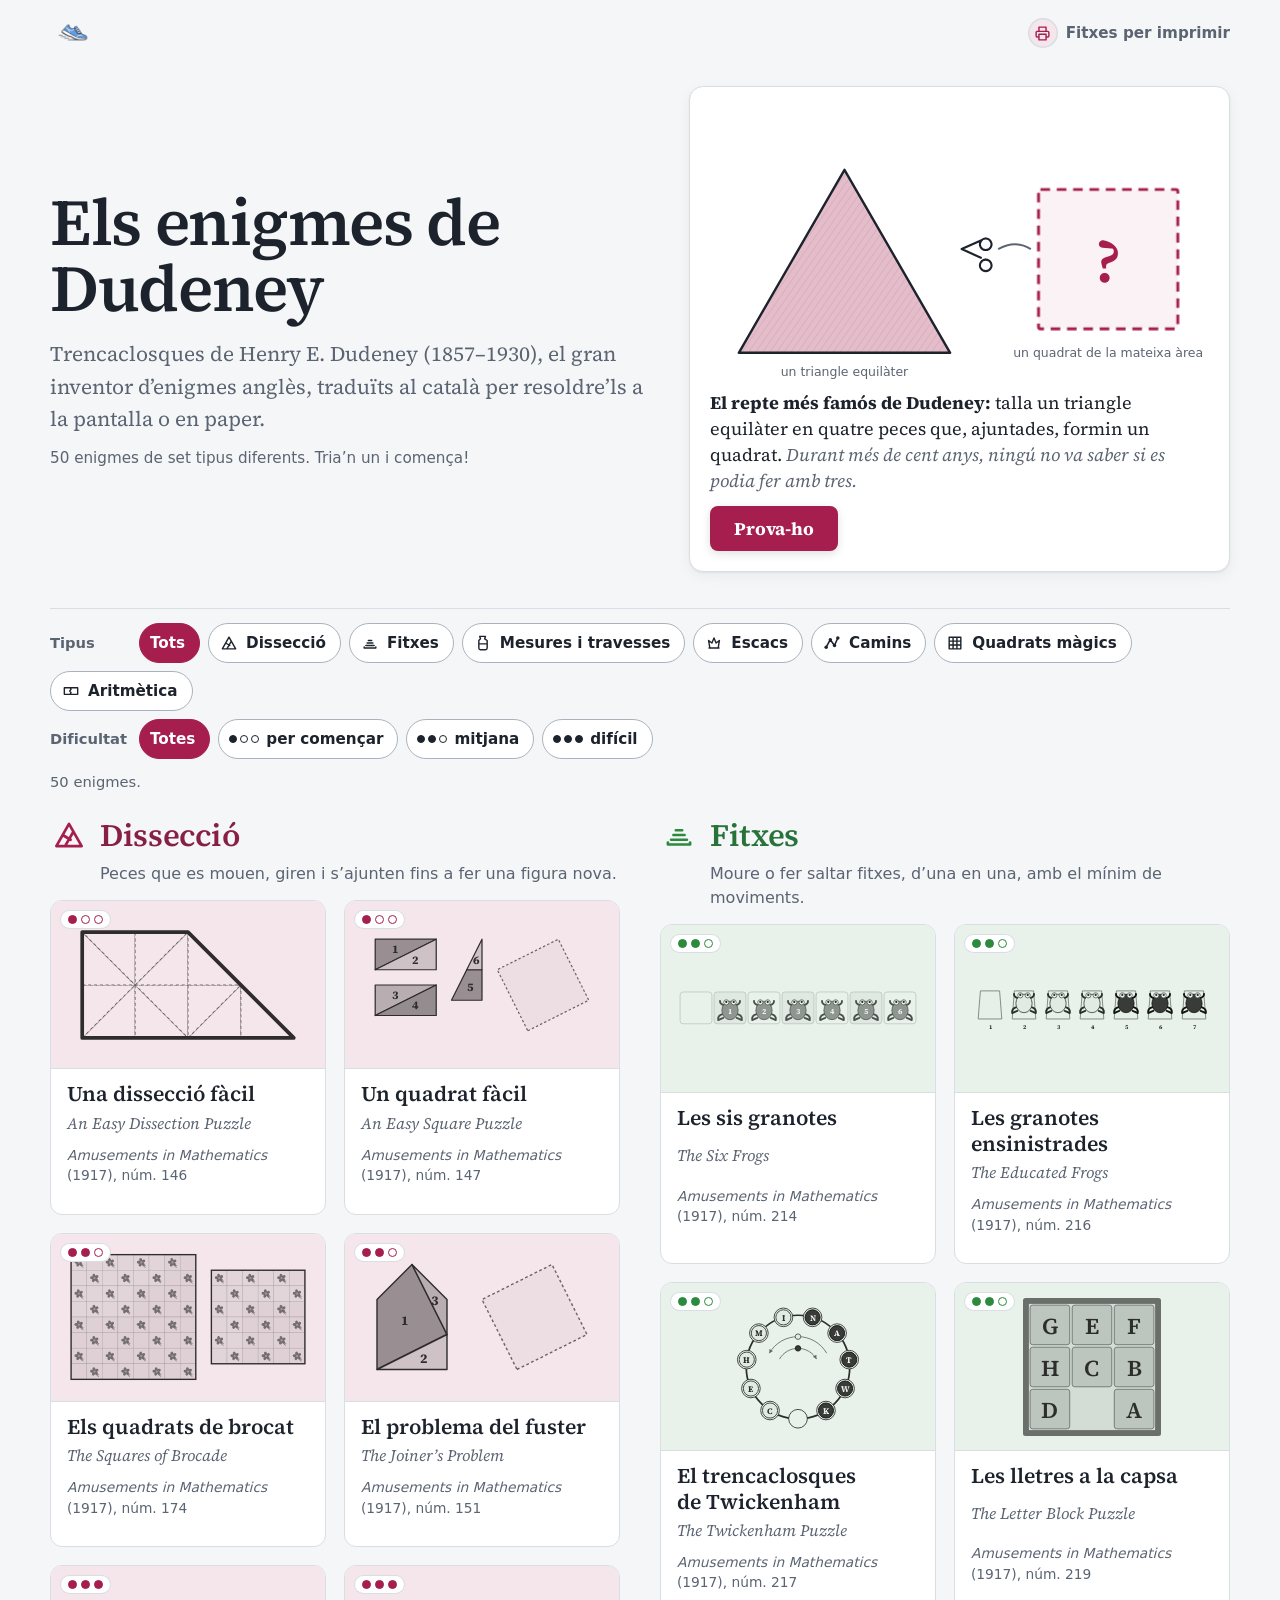
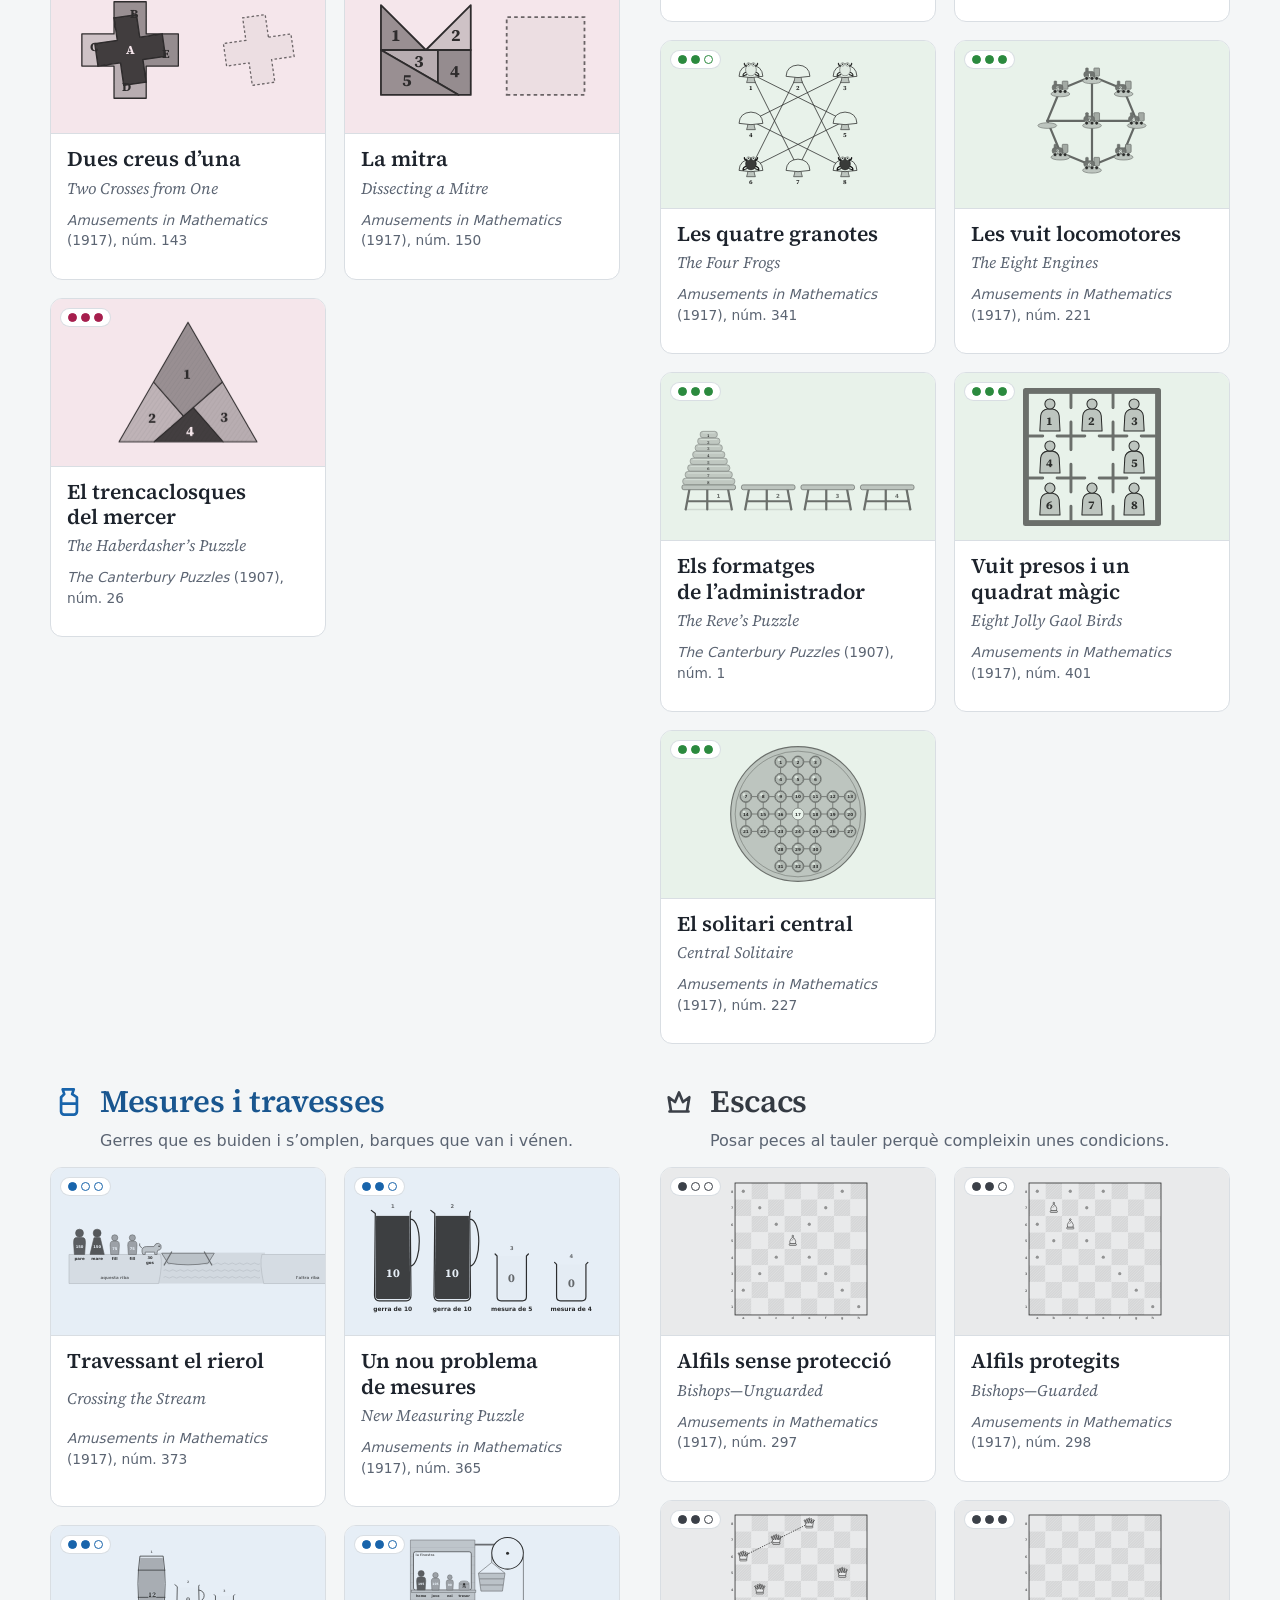
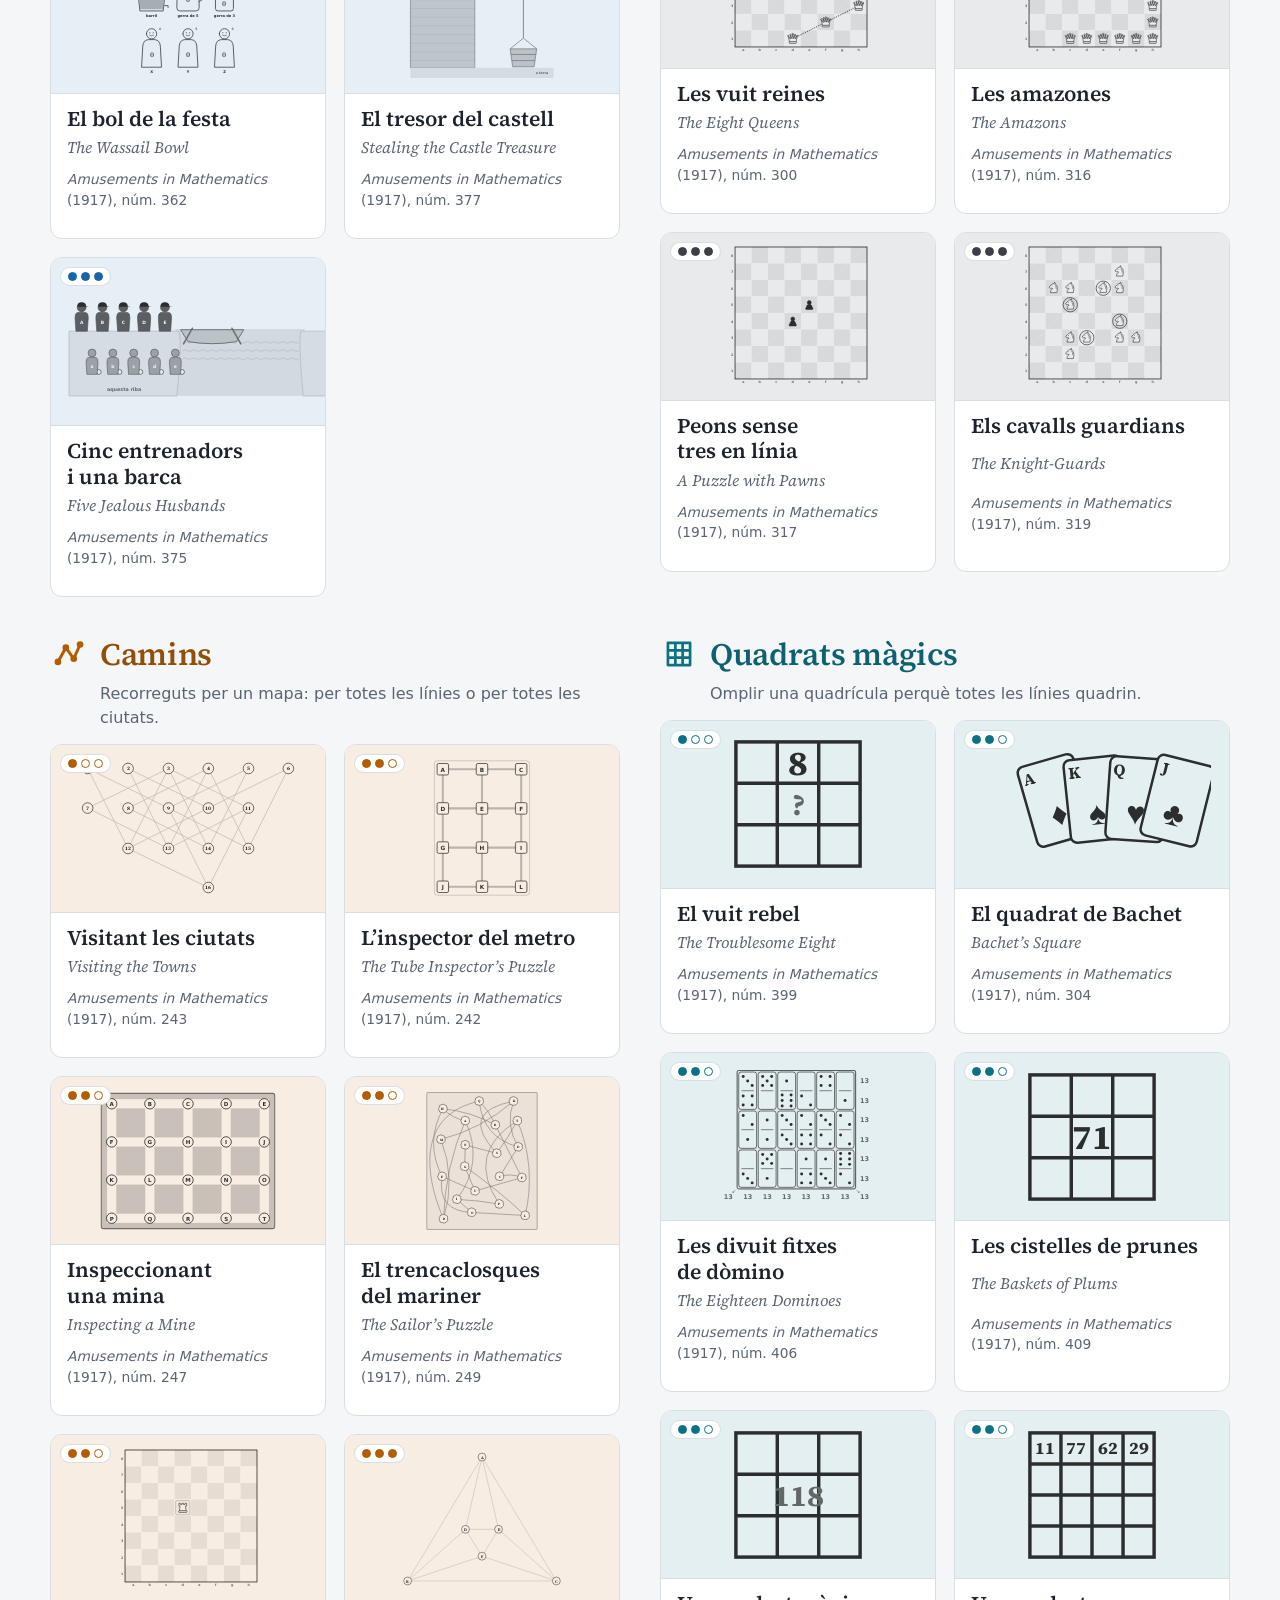
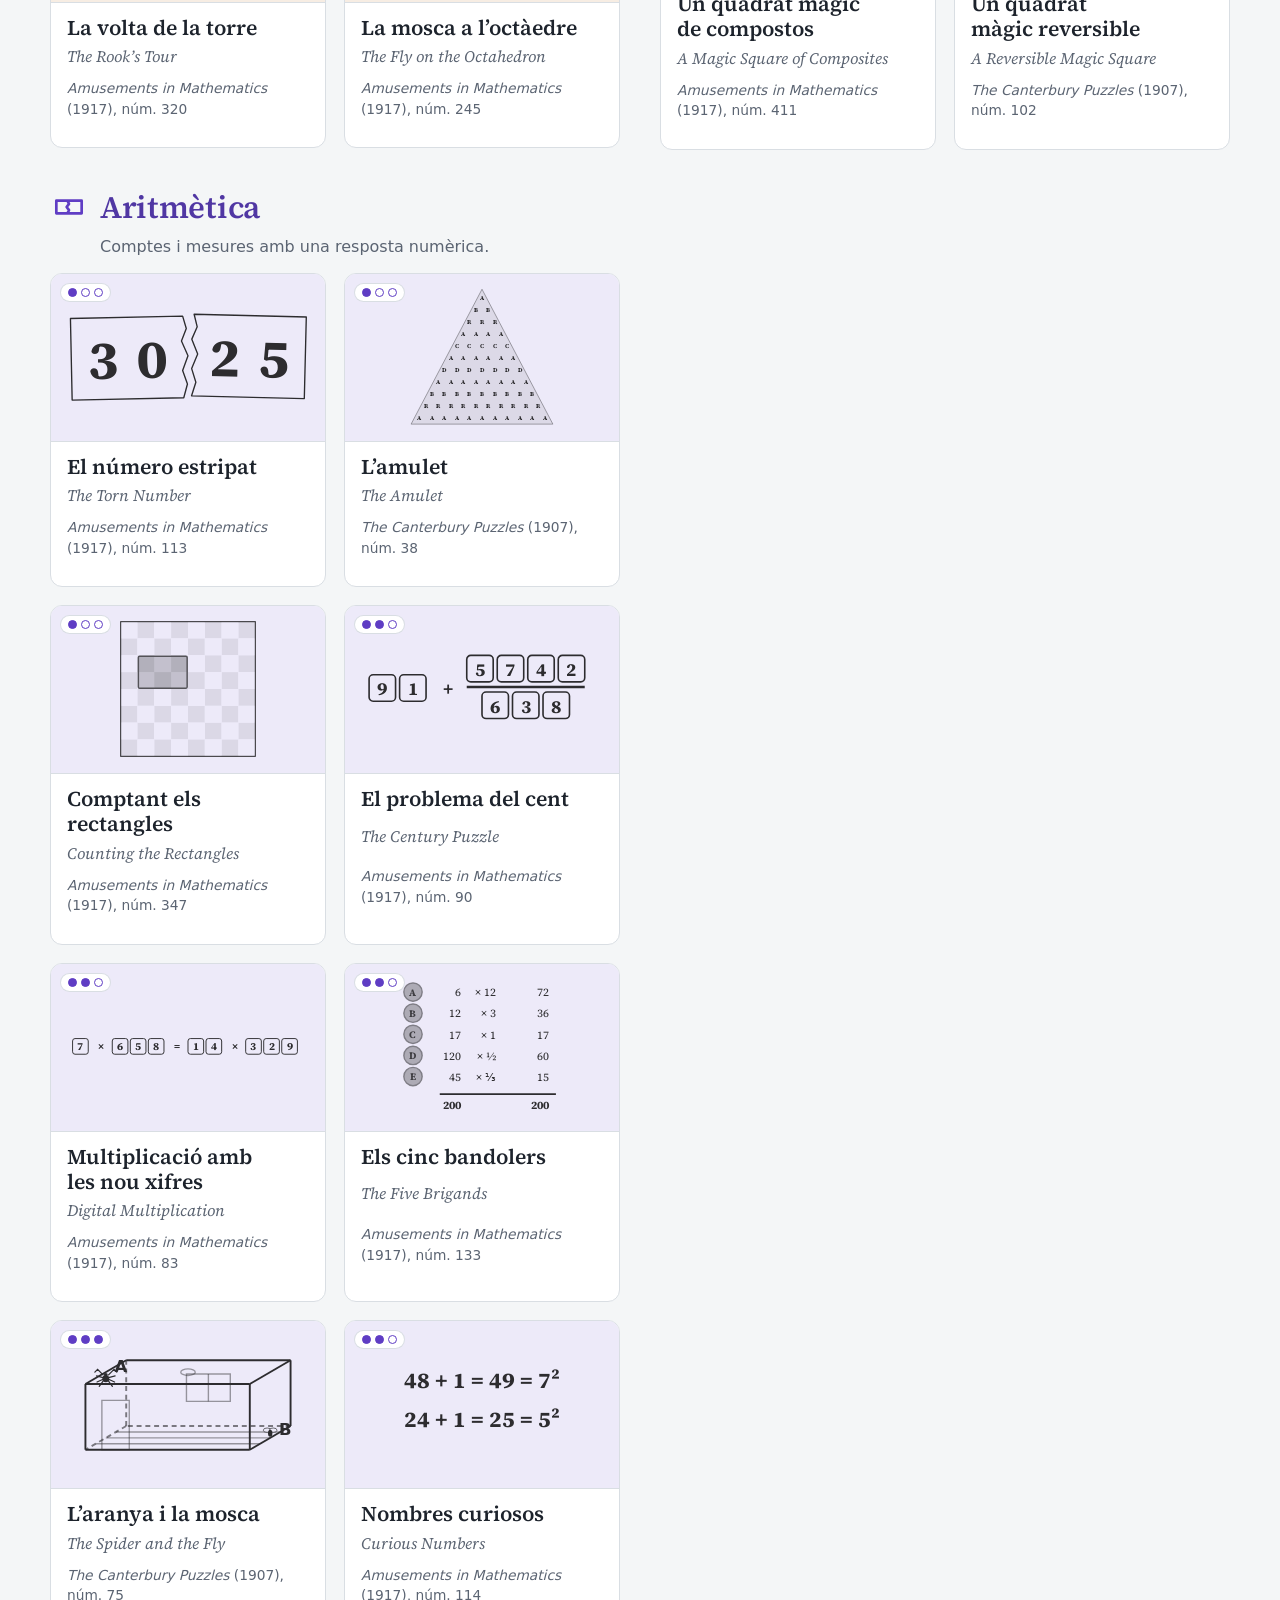
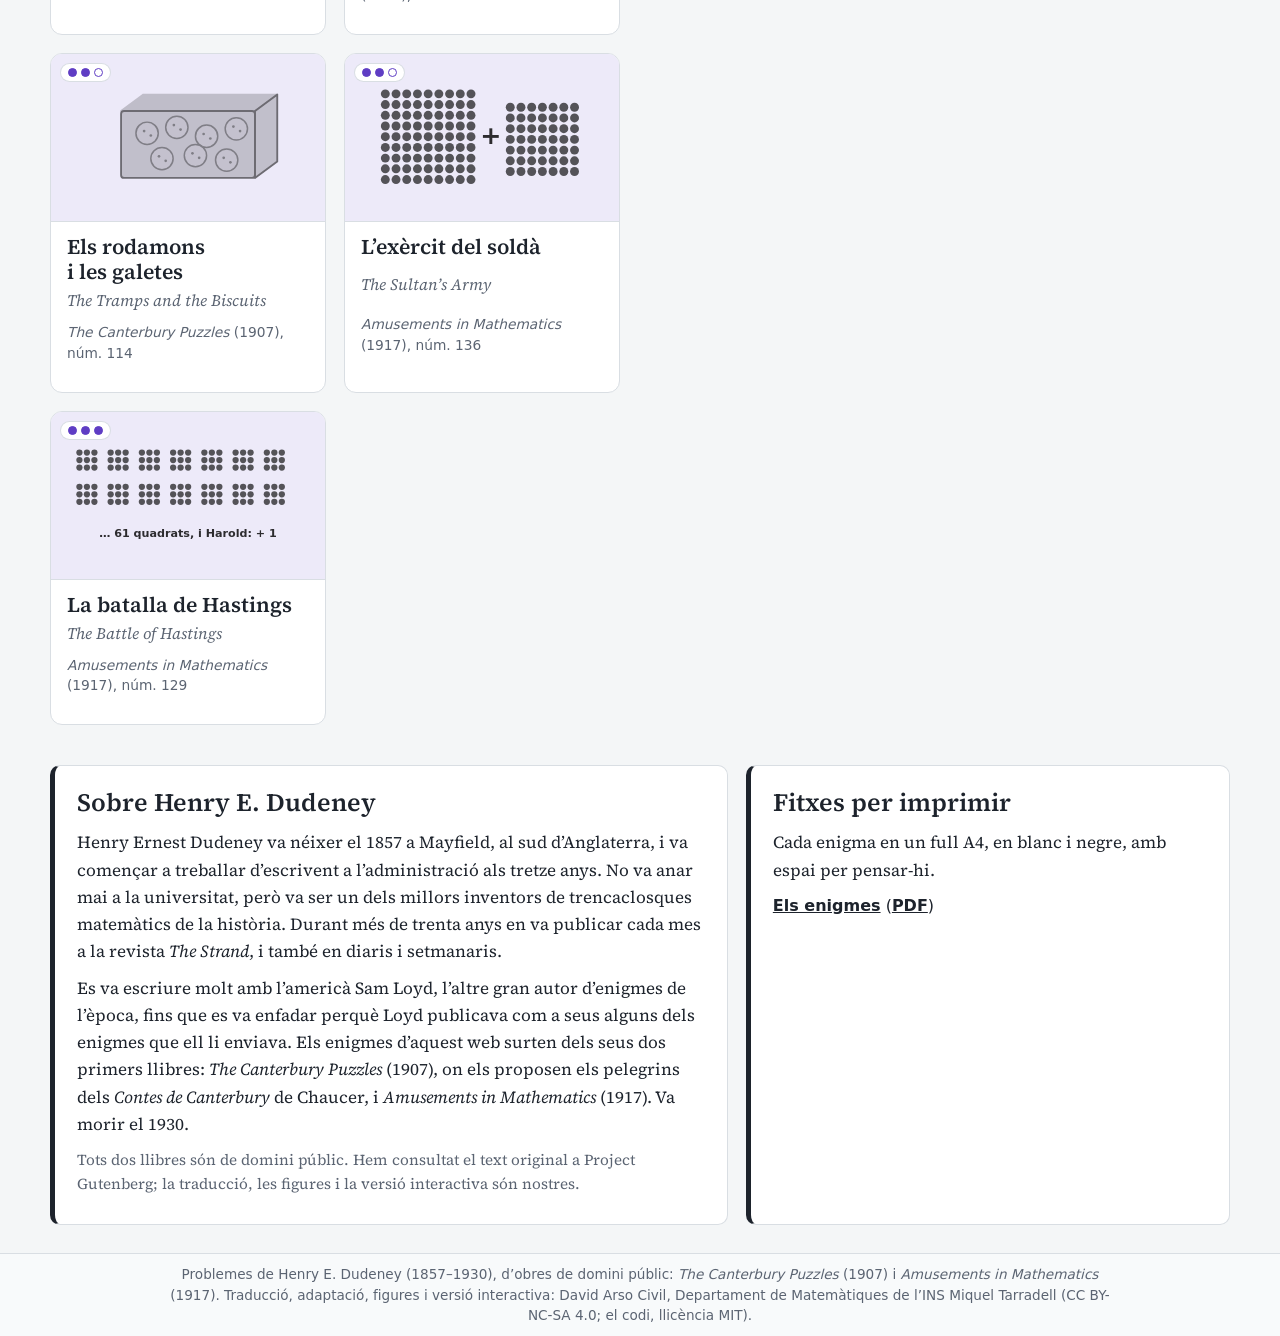
<file: index.html>
<!DOCTYPE html>
<html lang="ca">
<head>
    <meta charset="UTF-8">
    <meta name="viewport" content="width=device-width, initial-scale=1.0">
    <meta name="description" content="Els enigmes de Henry E. Dudeney (1857–1930), traduïts al català i fets interactius: dissecció, fitxes, mesures, escacs, camins, quadrats màgics i aritmètica. Per jugar a la pantalla o en paper.">
    <title>Els enigmes de Dudeney</title>
    <link rel="icon" href="icon.png">
    <link rel="stylesheet" href="css/fonts.css?v=4b616bd3">
    <link rel="stylesheet" href="css/tokens.css?v=8a20f823">
    <link rel="stylesheet" href="css/dudeney.css?v=ae9e88cb">
    <link rel="stylesheet" href="css/taulers.css?v=45d68f15">
</head>
<body class="pag-portada" data-tipus="disseccio">
    <header class="barra-portada">
        <a href="https://step-quiz.net/" class="home-icon-link" title="Tornar a step-quiz.net" aria-label="Tornar a step-quiz.net">
            <img src="icon.png" alt="Inici">
        </a>
        <a class="per-imprimir" href="imprimir/enigmes.html"><span class="icona-enllac" aria-hidden="true"><svg viewBox="0 0 24 24"><path d="M7 9V3h10v6M7 17H4.5A1.5 1.5 0 0 1 3 15.5v-5A1.5 1.5 0 0 1 4.5 9h15a1.5 1.5 0 0 1 1.5 1.5v5a1.5 1.5 0 0 1-1.5 1.5H17M7 13h10v8H7z" fill="none" stroke="currentColor" stroke-width="2" stroke-linejoin="round"/></svg></span>Fitxes per imprimir</a>
    </header>

    <main class="portada">
        <section class="presentacio" aria-labelledby="titol-portada">
            <div>
                <h1 id="titol-portada">Els enigmes de Dudeney</h1>
                <p class="entrada">Trencaclosques de Henry E. Dudeney (1857–1930), el gran inventor d’enigmes anglès, traduïts al català per resoldre’ls a la pantalla o en paper.</p>
                <p class="mostra" id="resum-progres">Enigmes de set tipus diferents.</p>
            </div>
            <figure class="repte">
                <svg viewBox="0 0 520 290" role="img" aria-labelledby="repte-text">
                    <defs>
                        <pattern id="teixit-portada" patternUnits="userSpaceOnUse" width="6" height="6" patternTransform="rotate(35)">
                            <line class="fil-portada" x1="0" y1="0" x2="0" y2="6"/>
                        </pattern>
                    </defs>
                    <polygon class="tela-portada" points="30,258 250,258 140,67.5"/>
                    <polygon class="teixit-portada" points="30,258 250,258 140,67.5" fill="url(#teixit-portada)"/>
                    <path class="tisores" d="M262 150 l20 -9 M262 150 l20 9 M287 139 a6 6 0 1 0 0.1 0 M287 161 a6 6 0 1 0 0.1 0"/>
                    <path class="fletxa-portada" d="M300 150 Q318 140 334 150"/>
                    <rect class="quadrat-portada" x="342" y="88" width="145" height="145" rx="2"/>
                    <text class="interrogant" x="414.5" y="162">?</text>
                    <text class="peu-dibuix" x="140" y="282">un triangle equilàter</text>
                    <text class="peu-dibuix" x="414.5" y="262">un quadrat de la mateixa àrea</text>
                </svg>
                <figcaption id="repte-text">
                    <strong>El repte més famós de Dudeney:</strong> talla un triangle equilàter en quatre peces que, ajuntades, formin un quadrat.
                    <em>Durant més de cent anys, ningú no va saber si es podia fer amb tres.</em>
                    <br><a class="btn-principal" href="enigma.html?p=mercer">Prova-ho</a>
                </figcaption>
            </figure>
        </section>

        <section class="filtres" aria-label="Filtres">
            <div class="filtre" id="filtre-tipus" role="group" aria-label="Tipus d’enigma"><span class="filtre-nom">Tipus</span></div>
            <div class="filtre" id="filtre-dificultat" role="group" aria-label="Dificultat"><span class="filtre-nom">Dificultat</span></div>
            <p class="resum-filtre" id="resum-filtre" aria-live="polite"></p>
        </section>

        <div class="capitols" id="capitols"></div>

        <div class="sobre">
            <section aria-labelledby="sobre-dudeney">
                <h2 id="sobre-dudeney">Sobre Henry E. Dudeney</h2>
                <p>Henry Ernest Dudeney va néixer el 1857 a Mayfield, al sud d’Anglaterra, i va començar a treballar d’escrivent a l’administració als tretze anys. No va anar mai a la universitat, però va ser un dels millors inventors de trencaclosques matemàtics de la història. Durant més de trenta anys en va publicar cada mes a la revista <cite>The Strand</cite>, i també en diaris i setmanaris.</p>
                <p>Es va escriure molt amb l’americà Sam Loyd, l’altre gran autor d’enigmes de l’època, fins que es va enfadar perquè Loyd publicava com a seus alguns dels enigmes que ell li enviava. Els enigmes d’aquest web surten dels seus dos primers llibres: <cite>The Canterbury Puzzles</cite> (1907), on els proposen els pelegrins dels <cite>Contes de Canterbury</cite> de Chaucer, i <cite>Amusements in Mathematics</cite> (1917). Va morir el 1930.</p>
                <p class="nota-font">Tots dos llibres són de domini públic. Hem consultat el text original a Project Gutenberg; la traducció, les figures i la versió interactiva són nostres.</p>
            </section>
            <section aria-labelledby="titol-fitxes">
                <h2 id="titol-fitxes">Fitxes per imprimir</h2>
                <p>Cada enigma en un full A4, en blanc i negre, amb espai per pensar-hi.</p>
                <ul class="fitxes">
                    <li><a href="imprimir/enigmes.html">Els enigmes</a> (<a href="imprimir/enigmes.pdf">PDF</a>)</li>
                    <li class="nomes-amb-solucions" hidden><a href="imprimir/solucions.html">Les solucions</a> (<a href="imprimir/solucions.pdf">PDF</a>)</li>
                </ul>
            </section>
        </div>
    </main>

    <footer class="peu-llicencia">
        <p>
            Problemes de Henry E. Dudeney (1857–1930), d’obres de domini públic: <cite>The Canterbury Puzzles</cite> (1907) i
            <cite>Amusements in Mathematics</cite> (1917). Traducció, adaptació, figures i versió interactiva: David Arso Civil,
            Departament de Matemàtiques de l’INS Miquel Tarradell (CC BY-NC-SA 4.0; el codi, llicència MIT).
        </p>
    </footer>

    <script src="js/comu/comu.js?v=760394a9" defer></script>
    <script src="js/comu/registre.js?v=2ab01f93" defer></script>
    <script src="js/comu/cerca.js?v=667de718" defer></script>
    <script src="js/comu/fraccio.js?v=8e60dce4" defer></script>
    <script src="js/disseccio/motor.js?v=282e4630" defer></script>
    <script src="js/fitxes/motor.js?v=bf7dff8a" defer></script>
    <script src="js/mesures/motor.js?v=1f2515d5" defer></script>
    <script src="js/escacs/motor.js?v=57233627" defer></script>
    <script src="js/camins/motor.js?v=0021907a" defer></script>
    <script src="js/quadrats/motor.js?v=d4fc9fdf" defer></script>
    <script src="js/aritmetica/motor.js?v=2faa8530" defer></script>
    <script src="js/disseccio/problemes.js?v=d6471912" defer></script>
    <script src="js/fitxes/problemes.js?v=47adfeb1" defer></script>
    <script src="js/mesures/problemes.js?v=23ee94a5" defer></script>
    <script src="js/escacs/problemes.js?v=ea96a8ed" defer></script>
    <script src="js/camins/problemes.js?v=45f3b3e1" defer></script>
    <script src="js/quadrats/problemes.js?v=3024698a" defer></script>
    <script src="js/aritmetica/problemes.js?v=21858737" defer></script>
    <script src="js/disseccio/tauler.js?v=a11196b2" defer></script>
    <script src="js/fitxes/tauler.js?v=e861cd72" defer></script>
    <script src="js/mesures/tauler.js?v=633dcafc" defer></script>
    <script src="js/escacs/tauler.js?v=184ef141" defer></script>
    <script src="js/camins/tauler.js?v=e78270bb" defer></script>
    <script src="js/quadrats/tauler.js?v=4cc888d7" defer></script>
    <script src="js/aritmetica/tauler.js?v=142b28a9" defer></script>
    <script src="js/portada.js?v=fa2af0fc" defer></script>
</body>
</html>
</file>
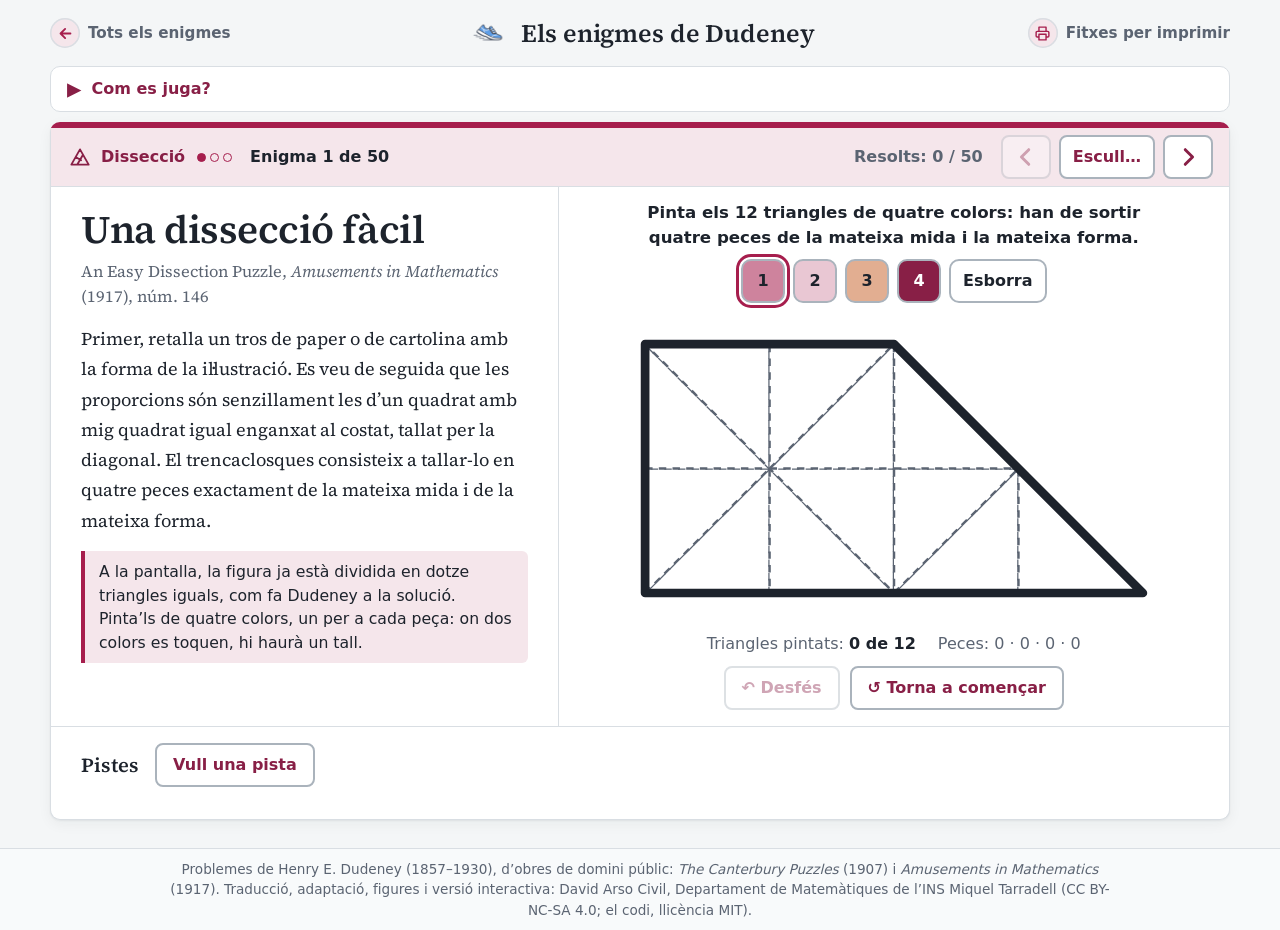
<file: enigma.html>
<!DOCTYPE html>
<html lang="ca">
<head>
    <meta charset="UTF-8">
    <meta name="viewport" content="width=device-width, initial-scale=1.0">
    <meta name="description" content="Un enigma de Henry E. Dudeney per resoldre a la pantalla: arrossega, toca o fes servir el teclat. Amb pistes, la solució de Dudeney i una nota del matemàtic.">
    <title>Els enigmes de Dudeney</title>
    <link rel="icon" href="icon.png">
    <link rel="stylesheet" href="css/fonts.css?v=4b616bd3">
    <link rel="stylesheet" href="css/tokens.css?v=8a20f823">
    <link rel="stylesheet" href="css/dudeney.css?v=ae9e88cb">
    <link rel="stylesheet" href="css/taulers.css?v=45d68f15">
</head>
<body class="pag-enigma">
    <header class="capcalera">
        <a class="tornar" href="index.html"><span class="icona-enllac" aria-hidden="true"><svg viewBox="0 0 24 24"><path d="M19 12H5.5M11.5 5.5L5 12l6.5 6.5" fill="none" stroke="currentColor" stroke-width="2.6" stroke-linecap="round" stroke-linejoin="round"/></svg></span>Tots els enigmes</a>
        <div class="title-row">
            <a href="https://step-quiz.net/" class="home-icon-link" title="Tornar a l'inici" aria-label="Tornar a l'inici">
                <img src="icon.png" alt="Inici">
            </a>
            <p class="nom-lloc"><a href="index.html">Els enigmes de Dudeney</a></p>
        </div>
        <a class="per-imprimir" href="imprimir/enigmes.html"><span class="icona-enllac" aria-hidden="true"><svg viewBox="0 0 24 24"><path d="M7 9V3h10v6M7 17H4.5A1.5 1.5 0 0 1 3 15.5v-5A1.5 1.5 0 0 1 4.5 9h15a1.5 1.5 0 0 1 1.5 1.5v5a1.5 1.5 0 0 1-1.5 1.5H17M7 13h10v8H7z" fill="none" stroke="currentColor" stroke-width="2" stroke-linejoin="round"/></svg></span>Fitxes per imprimir</a>
    </header>

    <!-- ══════════ COM ES JUGA (plegat) ══════════ -->
    <details class="instruccions" id="instruccions">
        <summary>Com es juga?</summary>
        <div class="instr-cos" id="com-es-juga"></div>
    </details>

    <!-- ══════════ ENIGMA ══════════ -->
    <main class="panel" id="panel">
        <div class="header-info">
            <div class="tipus-enigma"><span class="emblema" id="emblema"></span><span id="nom-tipus"></span><span class="dificultat" id="dificultat"></span></div>
            <div class="level-text"><span id="titol-problema">Enigma</span><span class="ja-resolt" id="ja-resolt" hidden>✓ resolt</span></div>
            <div class="score-text" id="comptador"></div>
            <nav class="nav-problemes" aria-label="Enigmes">
                <button type="button" class="btn-nav" id="btn-anterior" aria-label="Enigma anterior"><svg viewBox="0 0 24 24" aria-hidden="true"><path d="M15 4l-8 8 8 8" fill="none" stroke="currentColor" stroke-width="3.2" stroke-linecap="round" stroke-linejoin="round"/></svg></button>
                <button type="button" class="btn-nav" id="btn-tria">Escull…</button>
                <button type="button" class="btn-nav" id="btn-seguent" aria-label="Enigma següent"><svg viewBox="0 0 24 24" aria-hidden="true"><path d="M9 4l8 8-8 8" fill="none" stroke="currentColor" stroke-width="3.2" stroke-linecap="round" stroke-linejoin="round"/></svg></button>
            </nav>
        </div>

        <div class="enigma">
            <article class="enunciat">
                <h1 id="titol"></h1>
                <p class="original" id="original"></p>
                <div class="text" id="text-enunciat"></div>
            </article>

            <section class="joc" aria-label="Tauler de joc">
                <p class="regla" id="regla"></p>
                <div class="tauler-wrap" id="tauler-wrap"></div>
                <p class="estat-joc" id="estat-joc" aria-live="polite"></p>
                <div class="missatge" id="missatge" aria-live="polite"></div>
                <div class="accions">
                    <button type="button" class="btn-sec" id="btn-desfes">↶ Desfés</button>
                    <button type="button" class="btn-sec" id="btn-reinicia">↺ Torna a començar</button>
                </div>
            </section>
        </div>

        <div class="ajuda">
            <section class="pistes" aria-labelledby="titol-pistes">
                <div class="pistes-cap">
                    <h2 id="titol-pistes">Pistes</h2>
                    <button type="button" class="btn-sec" id="btn-pista">Vull una pista</button>
                </div>
                <ol id="llista-pistes"></ol>
            </section>
            <details class="desplegable solucio" id="solucio">
                <summary>La solució de Dudeney <span class="avis">(mira-la quan l’hagis resolt, o si et rendeixes)</span></summary>
                <div class="cos" id="text-solucio"></div>
            </details>
            <details class="desplegable nota" id="nota">
                <summary>Nota del matemàtic</summary>
                <div class="cos"><div class="text" id="text-nota"></div></div>
            </details>
        </div>
    </main>

    <footer class="peu-llicencia">
        <p>
            Problemes de Henry E. Dudeney (1857–1930), d’obres de domini públic: <cite>The Canterbury Puzzles</cite> (1907) i
            <cite>Amusements in Mathematics</cite> (1917). Traducció, adaptació, figures i versió interactiva: David Arso Civil,
            Departament de Matemàtiques de l’INS Miquel Tarradell (CC BY-NC-SA 4.0; el codi, llicència MIT).
        </p>
    </footer>

    <!-- ══════════ TRIA D'ENIGMA ══════════ -->
    <dialog class="dialeg-tria" id="dialeg-tria" aria-labelledby="tria-titol">
        <h2 id="tria-titol">Escull un enigma</h2>
        <p>Els que ja has resolt tenen un ✓.</p>
        <div class="tria-grups" id="tria-grups"></div>
        <div class="dialeg-peu">
            <button type="button" class="btn-text" id="btn-esborra-progres">Esborra els ✓</button>
            <button type="button" class="btn-sec" id="btn-tanca-tria">Tanca</button>
        </div>
    </dialog>

    <script src="js/comu/comu.js?v=760394a9" defer></script>
    <script src="js/comu/registre.js?v=2ab01f93" defer></script>
    <script src="js/comu/cerca.js?v=667de718" defer></script>
    <script src="js/comu/fraccio.js?v=8e60dce4" defer></script>
    <script src="js/disseccio/motor.js?v=282e4630" defer></script>
    <script src="js/fitxes/motor.js?v=bf7dff8a" defer></script>
    <script src="js/mesures/motor.js?v=1f2515d5" defer></script>
    <script src="js/escacs/motor.js?v=57233627" defer></script>
    <script src="js/camins/motor.js?v=0021907a" defer></script>
    <script src="js/quadrats/motor.js?v=d4fc9fdf" defer></script>
    <script src="js/aritmetica/motor.js?v=2faa8530" defer></script>
    <script src="js/disseccio/problemes.js?v=d6471912" defer></script>
    <script src="js/fitxes/problemes.js?v=47adfeb1" defer></script>
    <script src="js/mesures/problemes.js?v=23ee94a5" defer></script>
    <script src="js/escacs/problemes.js?v=ea96a8ed" defer></script>
    <script src="js/camins/problemes.js?v=45f3b3e1" defer></script>
    <script src="js/quadrats/problemes.js?v=3024698a" defer></script>
    <script src="js/aritmetica/problemes.js?v=21858737" defer></script>
    <script src="js/disseccio/tauler.js?v=a11196b2" defer></script>
    <script src="js/fitxes/tauler.js?v=e861cd72" defer></script>
    <script src="js/mesures/tauler.js?v=633dcafc" defer></script>
    <script src="js/escacs/tauler.js?v=184ef141" defer></script>
    <script src="js/camins/tauler.js?v=e78270bb" defer></script>
    <script src="js/quadrats/tauler.js?v=4cc888d7" defer></script>
    <script src="js/aritmetica/tauler.js?v=142b28a9" defer></script>
    <script src="js/enigma.js?v=bf55617f" defer></script>
</body>
</html>
</file>
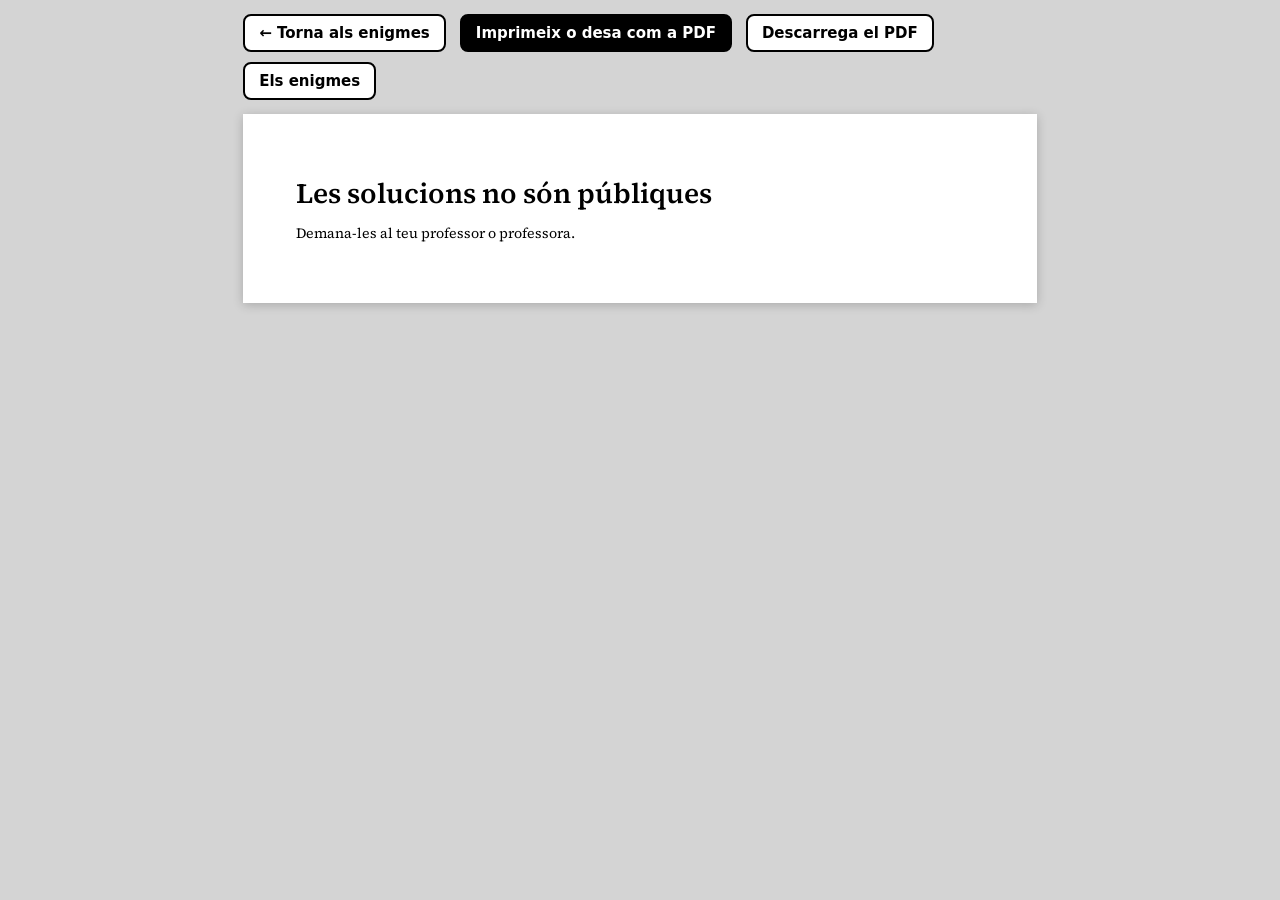
<file: imprimir/solucions.html>
<!DOCTYPE html>
<html lang="ca">
<head>
    <meta charset="UTF-8">
    <meta name="viewport" content="width=device-width, initial-scale=1.0">
    <title>Els enigmes de Dudeney: solucions per imprimir</title>
    <link rel="icon" href="../icon.png">
    <link rel="stylesheet" href="../css/fonts.css?v=4b616bd3">
    <link rel="stylesheet" href="../css/tokens.css?v=8a20f823">
    <link rel="stylesheet" href="../css/taulers.css?v=45d68f15">
    <link rel="stylesheet" href="../css/imprimir.css?v=0b09fe07">
</head>
<body data-full="solucions">
    <nav class="barra">
        <a href="../index.html">← Torna als enigmes</a>
        <button type="button" data-imprimeix>Imprimeix o desa com a PDF</button>
        <a href="solucions.pdf">Descarrega el PDF</a>
        <a href="enigmes.html">Els enigmes</a>
    </nav>
    <script src="../js/comu/comu.js?v=760394a9" defer></script>
    <script src="../js/comu/registre.js?v=2ab01f93" defer></script>
    <script src="../js/comu/cerca.js?v=667de718" defer></script>
    <script src="../js/comu/fraccio.js?v=8e60dce4" defer></script>
    <script src="../js/disseccio/motor.js?v=282e4630" defer></script>
    <script src="../js/fitxes/motor.js?v=bf7dff8a" defer></script>
    <script src="../js/mesures/motor.js?v=1f2515d5" defer></script>
    <script src="../js/escacs/motor.js?v=57233627" defer></script>
    <script src="../js/camins/motor.js?v=0021907a" defer></script>
    <script src="../js/quadrats/motor.js?v=d4fc9fdf" defer></script>
    <script src="../js/aritmetica/motor.js?v=2faa8530" defer></script>
    <script src="../js/disseccio/problemes.js?v=d6471912" defer></script>
    <script src="../js/fitxes/problemes.js?v=47adfeb1" defer></script>
    <script src="../js/mesures/problemes.js?v=23ee94a5" defer></script>
    <script src="../js/escacs/problemes.js?v=ea96a8ed" defer></script>
    <script src="../js/camins/problemes.js?v=45f3b3e1" defer></script>
    <script src="../js/quadrats/problemes.js?v=3024698a" defer></script>
    <script src="../js/aritmetica/problemes.js?v=21858737" defer></script>
    <script src="../js/disseccio/tauler.js?v=a11196b2" defer></script>
    <script src="../js/fitxes/tauler.js?v=e861cd72" defer></script>
    <script src="../js/mesures/tauler.js?v=633dcafc" defer></script>
    <script src="../js/escacs/tauler.js?v=184ef141" defer></script>
    <script src="../js/camins/tauler.js?v=e78270bb" defer></script>
    <script src="../js/quadrats/tauler.js?v=4cc888d7" defer></script>
    <script src="../js/aritmetica/tauler.js?v=142b28a9" defer></script>
    <script src="../js/imprimir.js?v=6f1ebcc7" defer></script>
</body>
</html>
</file>
<file: css/fonts.css>
/*
============================================================================
PROJECTE: dudeney (Step Quiz, vanilla JS)
FITXER: css/fonts.css
ROL: La lletra dels títols, dels enunciats i dels nombres dels taulers:
     Source Serif 4 (Adobe, llicència SIL OFL 1.1: fonts/LICENSE-SourceSerif4.md).
     Fitxers locals: el web no demana res a cap altre servidor.
ARQUITECTURA: Una variable (pesos 400–700) per a la rodona i la cursiva 400,
     partides en llatí bàsic i llatí ampliat (unicode-range).
DEPENDÈNCIES: fonts/*.woff2
============================================================================
*/
@font-face {
    font-family: 'Source Serif 4';
    font-style: normal;
    font-weight: 400 700;
    font-display: swap;
    src: url('../fonts/source-serif-4-latin.woff2') format('woff2');
    unicode-range:
        U+0000-00FF, U+0131, U+0152-0153, U+02BB-02BC, U+02C6, U+02DA, U+02DC, U+0304, U+0308, U+0329, U+2000-206F,
        U+20AC, U+2122, U+2191, U+2193, U+2212, U+2215, U+FEFF, U+FFFD;
}
@font-face {
    font-family: 'Source Serif 4';
    font-style: normal;
    font-weight: 400 700;
    font-display: swap;
    src: url('../fonts/source-serif-4-latin-ext.woff2') format('woff2');
    unicode-range:
        U+0100-02BA, U+02BD-02C5, U+02C7-02CC, U+02CE-02D7, U+02DD-02FF, U+0304, U+0308, U+0329, U+1D00-1DBF,
        U+1E00-1E9F, U+1EF2-1EFF, U+2020, U+20A0-20AB, U+20AD-20C0, U+2113, U+2C60-2C7F, U+A720-A7FF;
}
@font-face {
    font-family: 'Source Serif 4';
    font-style: italic;
    font-weight: 400;
    font-display: swap;
    src: url('../fonts/source-serif-4-latin-italic.woff2') format('woff2');
    unicode-range:
        U+0000-00FF, U+0131, U+0152-0153, U+02BB-02BC, U+02C6, U+02DA, U+02DC, U+0304, U+0308, U+0329, U+2000-206F,
        U+20AC, U+2122, U+2191, U+2193, U+2212, U+2215, U+FEFF, U+FFFD;
}
@font-face {
    font-family: 'Source Serif 4';
    font-style: italic;
    font-weight: 400;
    font-display: swap;
    src: url('../fonts/source-serif-4-latin-ext-italic.woff2') format('woff2');
    unicode-range:
        U+0100-02BA, U+02BD-02C5, U+02C7-02CC, U+02CE-02D7, U+02DD-02FF, U+0304, U+0308, U+0329, U+1D00-1DBF,
        U+1E00-1E9F, U+1EF2-1EFF, U+2020, U+20A0-20AB, U+20AD-20C0, U+2113, U+2C60-2C7F, U+A720-A7FF;
}
</file>
<file: css/tokens.css>
/*
============================================================================
PROJECTE: dudeney (Step Quiz, vanilla JS)
FITXER: css/tokens.css
ROL: Els colors, les lletres i les mides de tot el web, en mode clar i fosc.
     Cada tipus d'enigma té un color propi (--c-<tipus>); la pàgina posa el del
     seu enigma a --tema amb l'atribut data-tipus (del <body> o d'una placa).
     El color no és mai l'única pista: el que és correcte o incorrecte també es
     diu amb text, amb ✓ / ✗ o amb un traç diferent.
DEPENDÈNCIES: cap. Es carrega abans de css/dudeney.css i css/taulers.css.
============================================================================
*/
:root {
    color-scheme: light dark;

    /* Tinta i paper */
    --tinta: #1d232c;
    --tinta-suau: #5b6472;
    --paper: #f4f6f7;
    --panell: #ffffff;
    --panell-2: #f8fafb;
    --linia: #d9dee3;
    --linia-forta: #aab3bc;

    /* Estats */
    --ok: #1f7a4a;
    --ok-fons: #e5f4eb;
    --ok-vora: #a9d8bc;
    --error: #b42318;
    --error-fons: #fdeceb;
    --error-vora: #f3b8b2;
    --info: #2a4a6b;
    --info-fons: #edf2f7;
    --info-vora: #c5d3e2;

    /* Un color per a cada tipus d'enigma */
    --c-disseccio: #a61e4d;
    --c-fitxes: #2b8a3e;
    --c-mesures: #1864ab;
    --c-escacs: #3b4048;
    --c-camins: #b35c00;
    --c-quadrats: #0b7285;
    --c-aritmetica: #5f3dc4;

    /* El color de l'enigma de la pàgina (el canvia data-tipus) */
    --tema: #3b4048;

    /* Lletres */
    --serif: 'Source Serif 4', 'Iowan Old Style', 'Palatino Linotype', Palatino, Georgia, serif;
    --sans: system-ui, -apple-system, 'Segoe UI', Roboto, Ubuntu, 'Helvetica Neue', Arial, sans-serif;

    /* Escala (1,25) */
    --t-0: 0.8rem;
    --t-1: 1rem;
    --t-2: 1.25rem;
    --t-3: 1.563rem;
    --t-4: 1.953rem;
    --t-5: 2.441rem;
    --t-6: 3.052rem;

    --radi: 10px;
    --radi-petit: 6px;
    --ombra: 0 1px 2px rgba(29, 35, 44, 0.06), 0 4px 14px rgba(29, 35, 44, 0.05);
    --ombra-aixecada: 0 6px 18px rgba(29, 35, 44, 0.22);
}

[data-tipus='disseccio'] {
    --tema: var(--c-disseccio);
}
[data-tipus='fitxes'] {
    --tema: var(--c-fitxes);
}
[data-tipus='mesures'] {
    --tema: var(--c-mesures);
}
[data-tipus='escacs'] {
    --tema: var(--c-escacs);
}
[data-tipus='camins'] {
    --tema: var(--c-camins);
}
[data-tipus='quadrats'] {
    --tema: var(--c-quadrats);
}
[data-tipus='aritmetica'] {
    --tema: var(--c-aritmetica);
}

/* Tints del color del tema, barrejats amb el color del panell (així també van bé en mode fosc).
   Es tornen a calcular a cada element que canvia el tema (les plaques de la portada en porten un). */
:root,
[data-tipus] {
    --tema-clar: color-mix(in srgb, var(--tema) 11%, var(--panell));
    --tema-mig: color-mix(in srgb, var(--tema) 32%, var(--panell));
    --tema-fort: color-mix(in srgb, var(--tema) 78%, var(--tinta));
}

@media (prefers-color-scheme: dark) {
    :root {
        --tinta: #e6e9ed;
        --tinta-suau: #a3acb7;
        --paper: #12161b;
        --panell: #1b2128;
        --panell-2: #20272f;
        --linia: #313a44;
        --linia-forta: #4b5663;

        --ok: #7fd3a2;
        --ok-fons: #15301f;
        --ok-vora: #2a5a3c;
        --error: #ff9b8f;
        --error-fons: #3a1714;
        --error-vora: #6b2a24;
        --info: #b8cde3;
        --info-fons: #1c2836;
        --info-vora: #34485e;

        --c-disseccio: #f0739b;
        --c-fitxes: #69c97f;
        --c-mesures: #74b0ec;
        --c-escacs: #b8c0ca;
        --c-camins: #f0a04b;
        --c-quadrats: #4fc3d4;
        --c-aritmetica: #a991f5;

        --ombra: 0 1px 2px rgba(0, 0, 0, 0.4), 0 4px 14px rgba(0, 0, 0, 0.3);
        --ombra-aixecada: 0 8px 22px rgba(0, 0, 0, 0.55);
    }
    :root,
    [data-tipus] {
        --tema-fort: color-mix(in srgb, var(--tema) 85%, var(--tinta));
    }
}
</file>
<file: css/dudeney.css>
/*
============================================================================
PROJECTE: dudeney (Step Quiz, vanilla JS)
FITXER: css/dudeney.css
ROL: L'aspecte comú de totes les pàgines: capçalera, «Com es juga?», el
     panell de l'enigma (enunciat a l'esquerra i tauler a la dreta en pantalles
     amples), missatges, botons, pistes, solució, nota, diàleg «Escull…», peu,
     i la portada (presentació, filtres, capítols i plaques).
ARQUITECTURA: Només fa servir les variables de css/tokens.css. Els taulers de
     cada tipus d'enigma tenen els seus estils a css/taulers.css.
     Família visual de step-quiz (operacions, inaba): capçalera compacta amb la
     sabatilla, panell amb la vora de dalt del color del tema, «Escull…».
DEPENDÈNCIES: css/fonts.css, css/tokens.css
============================================================================
*/
* {
    box-sizing: border-box;
}
html {
    -webkit-text-size-adjust: 100%;
    text-size-adjust: 100%;
}
body {
    margin: 0;
    padding: 0 16px 0 16px;
    font-family: var(--sans);
    font-size: 1rem;
    line-height: 1.5;
    color: var(--tinta);
    background: var(--paper);
    min-height: 100vh;
    min-height: 100dvh;
    display: flex;
    flex-direction: column;
}
button,
a,
[role='button'],
[tabindex] {
    touch-action: manipulation;
}
a {
    color: inherit;
}
:focus-visible {
    outline: 3px solid var(--tema);
    outline-offset: 2px;
    border-radius: 3px;
}
[hidden] {
    display: none !important;
}
.visualment-amagat {
    position: absolute !important;
    width: 1px;
    height: 1px;
    overflow: hidden;
    clip: rect(0 0 0 0);
    white-space: nowrap;
}

/* ══════════════════════════════════════════════
   CAPÇALERA (compacta, com a inaba: tornar · sabatilla + nom · per imprimir)
══════════════════════════════════════════════ */
.capcalera {
    width: 100%;
    max-width: 1180px;
    margin: 0 auto;
    padding: 10px 0 6px 0;
    display: grid;
    grid-template-columns: 1fr auto 1fr;
    grid-template-areas: 'tornar titol imprimir';
    align-items: center;
    gap: 4px 12px;
}
.capcalera .tornar {
    grid-area: tornar;
    justify-self: start;
}
.capcalera .title-row {
    grid-area: titol;
}
.capcalera .per-imprimir {
    grid-area: imprimir;
    justify-self: end;
}
@media (max-width: 760px) {
    .capcalera {
        grid-template-columns: 1fr auto;
        grid-template-areas:
            'tornar imprimir'
            'titol titol';
    }
}
.tornar,
.per-imprimir {
    display: inline-flex;
    align-items: center;
    gap: 8px;
    color: var(--tinta-suau);
    text-decoration: none;
    font-weight: 600;
    font-size: 0.95rem;
}
.tornar:hover,
.per-imprimir:hover {
    color: var(--tema-fort);
    text-decoration: underline;
}
.icona-enllac {
    flex-shrink: 0;
    width: 30px;
    height: 30px;
    display: inline-flex;
    align-items: center;
    justify-content: center;
    border-radius: 50%;
    background: var(--tema-clar);
    color: var(--tema);
    box-shadow: inset 0 0 0 1.5px var(--linia);
    transition:
        transform 0.2s ease,
        background 0.2s,
        color 0.2s;
}
.icona-enllac svg {
    width: 17px;
    height: 17px;
}
@media (hover: hover) {
    .tornar:hover .icona-enllac,
    .per-imprimir:hover .icona-enllac {
        background: var(--tema);
        color: var(--panell);
    }
    .tornar:hover .icona-enllac {
        transform: translateX(-3px);
    }
}
.title-row {
    display: flex;
    align-items: center;
    justify-content: center;
    gap: 10px;
    margin: 0;
}
.home-icon-link {
    display: block;
    width: 46px;
    height: 46px;
    flex-shrink: 0;
    opacity: 0.78;
    transition: opacity 0.2s ease;
}
.home-icon-link:hover {
    opacity: 1;
    animation: home-blink-shake 0.55s ease forwards;
}
.home-icon-link img {
    width: 100%;
    height: 100%;
    object-fit: contain;
}
.nom-lloc {
    margin: 0;
    font-family: var(--serif);
    font-size: var(--t-3);
    font-weight: 600;
    letter-spacing: -0.005em;
    line-height: 1.15;
}
.nom-lloc a {
    text-decoration: none;
}
.nom-lloc a:hover {
    color: var(--tema-fort);
}

/* ══════════════════════════════════════════════
   «COM ES JUGA?» (plegat d'entrada)
══════════════════════════════════════════════ */
.instruccions {
    width: 100%;
    max-width: 1180px;
    margin: 4px auto 10px auto;
    background: var(--panell);
    border: 1px solid var(--linia);
    border-radius: var(--radi);
}
.instruccions > summary {
    cursor: pointer;
    list-style: none;
    display: flex;
    align-items: center;
    gap: 10px;
    min-height: 44px;
    padding: 4px 16px;
    font-weight: 700;
    color: var(--tema-fort);
    border-radius: calc(var(--radi) - 1px);
    transition:
        background 0.15s,
        color 0.15s;
}
.instruccions[open] > summary {
    border-radius: calc(var(--radi) - 1px) calc(var(--radi) - 1px) 0 0;
}
.instruccions > summary::-webkit-details-marker {
    display: none;
}
.instruccions > summary::before {
    content: '▸';
    display: inline-block;
    font-size: 1.8em;
    line-height: 0.8;
    transition: transform 0.2s;
}
.instruccions[open] > summary::before {
    transform: rotate(90deg);
}
@media (hover: hover) {
    .instruccions > summary:hover {
        background: var(--tema-clar);
    }
    .instruccions:has(> summary:hover) {
        border-color: var(--tema);
    }
}
.instr-cos {
    padding: 0 20px 16px 20px;
}
.instr-cos ul {
    margin: 4px 0 0 0;
    padding-left: 1.2em;
}
.instr-cos li + li {
    margin-top: 4px;
}
.instr-cos .tecles {
    margin: 10px 0 0 0;
    color: var(--tinta-suau);
    font-size: 0.92rem;
}
kbd {
    display: inline-block;
    min-width: 1.6em;
    padding: 0 5px;
    border: 1px solid var(--linia-forta);
    border-bottom-width: 2px;
    border-radius: 4px;
    background: var(--panell-2);
    font-family: var(--sans);
    font-size: 0.85em;
    text-align: center;
}

/* ══════════════════════════════════════════════
   PANELL DE L'ENIGMA
══════════════════════════════════════════════ */
.panel {
    width: 100%;
    max-width: 1180px;
    margin: 0 auto;
    background: var(--panell);
    border: 1px solid var(--linia);
    border-top: 6px solid var(--tema);
    border-radius: var(--radi);
    box-shadow: var(--ombra);
}
.header-info {
    display: flex;
    flex-wrap: wrap;
    align-items: center;
    gap: 6px 18px;
    padding: 7px 16px;
    background: var(--tema-clar);
    border-bottom: 1px solid var(--linia);
    font-weight: 700;
}
.tipus-enigma {
    display: inline-flex;
    align-items: center;
    gap: 8px;
    color: var(--tema-fort);
}
.emblema {
    display: inline-flex;
    width: 26px;
    height: 26px;
}
.emblema svg {
    width: 100%;
    height: 100%;
}
.dificultat {
    display: inline-flex;
    gap: 4px;
    margin-left: 4px;
}
.dificultat i {
    width: 9px;
    height: 9px;
    border-radius: 50%;
    border: 1.5px solid var(--tema);
}
.dificultat i.ple {
    background: var(--tema);
}
.level-text {
    color: var(--tinta);
}
.ja-resolt {
    display: inline-block;
    margin-left: 8px;
    padding: 1px 9px;
    border-radius: 99px;
    background: var(--ok-fons);
    color: var(--ok);
    font-size: 0.82em;
    vertical-align: middle;
}
.score-text {
    margin-left: auto;
    color: var(--tinta-suau);
    font-variant-numeric: tabular-nums;
}
.nav-problemes {
    display: flex;
    gap: 8px;
}

/* ---- Botons ---- */
.btn-principal,
.btn-sec,
.btn-nav {
    font: inherit;
    font-weight: 700;
    border-radius: 8px;
    cursor: pointer;
    min-height: 44px;
}
.btn-principal {
    background: var(--tema);
    color: var(--panell);
    border: none;
    padding: 10px 24px;
    box-shadow: 0 3px 10px rgba(0, 0, 0, 0.12);
}
.btn-sec {
    white-space: nowrap;
    background: var(--panell);
    color: var(--tema-fort);
    border: 2px solid var(--linia-forta);
    padding: 7px 16px;
}
.btn-sec:disabled {
    opacity: 0.4;
    cursor: default;
}
.btn-nav {
    display: inline-flex;
    align-items: center;
    justify-content: center;
    background: var(--panell);
    color: var(--tema-fort);
    border: 2px solid var(--linia-forta);
    min-width: 48px;
    padding: 4px 12px;
}
.btn-nav svg {
    display: block;
    width: 22px;
    height: 22px;
}
.btn-nav:disabled {
    opacity: 0.35;
    cursor: default;
}
@media (hover: hover) {
    .btn-principal:hover {
        filter: brightness(1.08);
    }
    .btn-sec:not(:disabled):hover,
    .btn-nav:not(:disabled):hover {
        border-color: var(--tema);
        background: var(--tema-clar);
    }
}
.btn-text {
    font: inherit;
    font-size: 0.88rem;
    background: none;
    border: none;
    color: var(--tinta-suau);
    text-decoration: underline;
    cursor: pointer;
    padding: 8px 0;
}

/* ---- Enunciat i tauler ---- */
.enigma {
    display: grid;
    grid-template-columns: minmax(0, 1fr);
}
.enunciat {
    padding: 18px 24px 8px 24px;
}
.enunciat h1 {
    margin: 0;
    font-family: var(--serif);
    font-size: var(--t-5);
    font-weight: 600;
    line-height: 1.08;
    letter-spacing: -0.012em;
    text-wrap: balance;
}
.original {
    margin: 8px 0 16px 0;
    font-family: var(--serif);
    color: var(--tinta-suau);
    font-size: 1.02rem;
}
.original cite {
    font-style: italic;
}
.text {
    font-family: var(--serif);
    font-size: 1.125rem;
    line-height: 1.68;
    max-width: 64ch;
    hyphens: auto;
}
.text p {
    margin: 0 0 0.85em 0;
}
.text .dialeg {
    margin-left: 0;
}
.text figure {
    margin: 14px 0 18px 0;
}
.text figcaption {
    font-family: var(--sans);
    font-size: 0.88rem;
    color: var(--tinta-suau);
    margin-top: 4px;
}
.text .pantalla {
    /* el que canvia a la pantalla respecte del llibre (p. ex. les peces ja tallades) */
    font-family: var(--sans);
    font-size: 0.98rem;
    line-height: 1.5;
    padding: 9px 14px;
    border-left: 4px solid var(--tema);
    background: var(--tema-clar);
    border-radius: 0 var(--radi-petit) var(--radi-petit) 0;
}
.joc {
    padding: 12px 16px 16px 16px;
    border-top: 1px solid var(--linia);
    min-width: 0;
}
@media (min-width: 980px) {
    .enigma {
        grid-template-columns: minmax(0, 0.86fr) minmax(0, 1.14fr);
    }
    .joc {
        border-top: none;
        border-left: 1px solid var(--linia);
        position: sticky;
        top: 8px;
        align-self: start;
    }
    .enunciat {
        padding: 22px 30px 14px 30px;
    }
}
.regla {
    margin: 2px 0 8px 0;
    text-align: center;
    font-weight: 650;
    font-size: 1.04rem;
    color: var(--tinta);
    text-wrap: balance;
}
.tauler-wrap {
    display: flex;
    flex-direction: column;
    align-items: center;
    min-width: 0;
}
.estat-joc {
    margin: 8px 0 0 0;
    min-height: 1.5em;
    display: flex;
    flex-wrap: wrap;
    justify-content: center;
    gap: 2px 22px;
    text-align: center;
    color: var(--tinta-suau);
    font-variant-numeric: tabular-nums;
}
.estat-joc b {
    color: var(--tinta);
}
.accions {
    display: flex;
    flex-wrap: wrap;
    justify-content: center;
    gap: 10px;
    padding-top: 10px;
}

/* ---- Missatges (error / encert / informació) ---- */
.missatge {
    margin: 10px auto 2px auto;
    padding: 10px 16px;
    max-width: 560px;
    text-align: center;
    border-radius: var(--radi);
    font-weight: 600;
    line-height: 1.45;
    animation: apareix 0.25s ease-out;
}
.missatge:empty {
    display: none;
}
.missatge ul {
    list-style: none;
    margin: 6px 0 0 0;
    padding: 0;
    font-weight: 500;
}
.missatge li + li {
    margin-top: 2px;
}
.missatge .btn-principal {
    margin-top: 12px;
}
.missatge.error {
    color: var(--error);
    background: var(--error-fons);
    border: 1px solid var(--error-vora);
}
.missatge.ok {
    color: var(--ok);
    background: var(--ok-fons);
    border: 1px solid var(--ok-vora);
}
.missatge.info {
    color: var(--info);
    background: var(--info-fons);
    border: 1px solid var(--info-vora);
}
.missatge-titol {
    font-size: 1.05rem;
}

/* ---- Pistes, solució i nota ---- */
.ajuda {
    border-top: 1px solid var(--linia);
    padding: 14px 24px 20px 24px;
    display: grid;
    gap: 12px;
}
@media (min-width: 980px) {
    .ajuda {
        padding: 16px 30px 24px 30px;
    }
}
.pistes h2,
.desplegable > summary {
    font-family: var(--serif);
    font-size: var(--t-2);
    font-weight: 600;
    margin: 0;
}
.pistes {
    display: grid;
    gap: 8px;
}
.pistes-cap {
    display: flex;
    flex-wrap: wrap;
    align-items: center;
    gap: 8px 16px;
}
.pistes ol {
    margin: 0;
    padding: 0;
    list-style: none;
    display: grid;
    gap: 8px;
    counter-reset: pista;
}
.pistes li {
    counter-increment: pista;
    position: relative;
    padding: 8px 14px 8px 46px;
    background: var(--panell-2);
    border: 1px solid var(--linia);
    border-radius: var(--radi-petit);
    font-family: var(--serif);
    font-size: 1.06rem;
    line-height: 1.55;
    max-width: 78ch;
    animation: apareix 0.25s ease-out;
}
.pistes li::before {
    content: counter(pista);
    position: absolute;
    left: 12px;
    top: 9px;
    width: 24px;
    height: 24px;
    border-radius: 50%;
    background: var(--tema);
    color: var(--panell);
    font-family: var(--sans);
    font-size: 0.85rem;
    font-weight: 700;
    display: grid;
    place-items: center;
}
.desplegable {
    border: 1px solid var(--linia);
    border-radius: var(--radi);
    background: var(--panell);
}
.desplegable > summary {
    cursor: pointer;
    list-style: none;
    display: flex;
    align-items: center;
    gap: 10px;
    min-height: 48px;
    padding: 6px 16px;
    border-radius: calc(var(--radi) - 1px);
}
.desplegable > summary::-webkit-details-marker {
    display: none;
}
.desplegable > summary::before {
    content: '▸';
    font-family: var(--sans);
    color: var(--tema);
    font-size: 1.3em;
    transition: transform 0.2s;
}
.desplegable[open] > summary::before {
    transform: rotate(90deg);
}
.desplegable > summary {
    flex-wrap: wrap;
}
.desplegable > summary .avis {
    font-family: var(--sans);
    font-size: 0.86rem;
    font-weight: 500;
    color: var(--tinta-suau);
}
@media (hover: hover) {
    .desplegable > summary:hover {
        background: var(--tema-clar);
    }
}
.desplegable .cos {
    padding: 2px 20px 16px 20px;
}
.desplegable .cos .text {
    max-width: 72ch;
}
.desplegable .cos figure {
    margin: 12px 0 14px 0;
    display: flex;
    flex-direction: column;
    align-items: center;
}
.desplegable .cos figcaption {
    text-align: center;
}
.reproduccio {
    display: flex;
    flex-wrap: wrap;
    align-items: center;
    gap: 10px;
    margin: 6px 0 12px 0;
}
.nota .text h3 {
    font-family: var(--serif);
    font-size: 1.08rem;
    margin: 1em 0 0.3em 0;
}
.fonts-nota {
    font-family: var(--sans);
    font-size: 0.86rem;
    color: var(--tinta-suau);
    border-top: 1px solid var(--linia);
    padding-top: 8px;
    margin-top: 12px;
}
.fonts-nota ul {
    margin: 4px 0 0 0;
    padding-left: 1.2em;
}

/* ---- Repte extra (una pregunta amb un nombre) ---- */
.extra {
    margin: 12px auto 0 auto;
    max-width: 560px;
    padding: 12px 16px;
    border: 1.5px dashed var(--tema);
    border-radius: var(--radi);
    background: var(--tema-clar);
    text-align: center;
}
.extra p {
    margin: 0 0 8px 0;
    font-family: var(--serif);
    font-size: 1.05rem;
}
.extra form {
    display: inline-flex;
    flex-wrap: wrap;
    justify-content: center;
    gap: 8px;
}
.extra input {
    font: inherit;
    font-size: 1.1rem;
    width: 7.5em;
    min-height: 44px;
    padding: 4px 10px;
    border: 2px solid var(--linia-forta);
    border-radius: 8px;
    background: var(--panell);
    color: var(--tinta);
    text-align: center;
}
.extra .resposta-extra {
    margin: 8px 0 0 0;
    font-family: var(--sans);
    font-size: 0.95rem;
    font-weight: 600;
}
.extra .resposta-extra.be {
    color: var(--ok);
}
.extra .resposta-extra.malament {
    color: var(--error);
}

/* ---- Notes de les unitats antigues («quart», «lliura»…) ---- */
.unitat {
    font: inherit;
    color: inherit;
    background: none;
    border: none;
    padding: 0;
    margin: 0;
    cursor: help;
    text-decoration: underline dotted var(--tema);
    text-decoration-thickness: 2px;
    text-underline-offset: 3px;
    position: relative;
}
.bombolla {
    position: absolute;
    z-index: 30;
    left: 50%;
    bottom: calc(100% + 8px);
    transform: translateX(-50%);
    width: max-content;
    max-width: min(260px, 80vw);
    padding: 7px 11px;
    border-radius: 8px;
    background: var(--tinta);
    color: var(--panell);
    font-family: var(--sans);
    font-size: 0.86rem;
    font-weight: 500;
    line-height: 1.35;
    text-align: center;
    box-shadow: var(--ombra-aixecada);
    pointer-events: none;
    animation: apareix 0.15s ease-out;
}
.bombolla::after {
    content: '';
    position: absolute;
    left: 50%;
    top: 100%;
    transform: translateX(-50%);
    border: 6px solid transparent;
    border-top-color: var(--tinta);
}

/* ══════════════════════════════════════════════
   DIÀLEG «ESCULL UN ENIGMA»
══════════════════════════════════════════════ */
.dialeg-tria {
    border: none;
    border-radius: 14px;
    padding: 18px 20px;
    width: min(560px, calc(100vw - 24px));
    max-height: calc(100dvh - 32px);
    background: var(--panell);
    color: var(--tinta);
    box-shadow: 0 20px 50px rgba(0, 0, 0, 0.35);
}
.dialeg-tria::backdrop {
    background: rgba(18, 22, 27, 0.5);
}
.dialeg-tria h2 {
    margin: 0 0 4px 0;
    font-family: var(--serif);
    font-size: var(--t-3);
    font-weight: 600;
}
.dialeg-tria > p {
    margin: 0 0 12px 0;
    color: var(--tinta-suau);
    font-size: 0.92rem;
}
.tria-grups {
    display: grid;
    gap: 10px;
}
.tria-grup h3 {
    display: flex;
    align-items: center;
    gap: 8px;
    margin: 0 0 6px 0;
    font-size: 0.92rem;
    color: var(--tema-fort);
}
.tria-grup h3 .emblema {
    width: 20px;
    height: 20px;
}
.tria-grup .opcions {
    display: grid;
    grid-template-columns: 1fr 1fr;
    gap: 8px;
}
.tria-grup button {
    position: relative;
    font: inherit;
    text-align: left;
    min-height: 44px;
    padding: 6px 28px 6px 12px;
    border-radius: 8px;
    border: 2px solid var(--linia);
    background: var(--panell);
    color: var(--tinta);
    cursor: pointer;
    font-family: var(--serif);
    font-size: 1rem;
    line-height: 1.2;
}
.tria-grup button.fet::after {
    content: '✓';
    position: absolute;
    right: 9px;
    top: 50%;
    transform: translateY(-50%);
    color: var(--ok);
    font-family: var(--sans);
    font-weight: 700;
}
.tria-grup button.actual {
    border-color: var(--tema);
    box-shadow: 0 0 0 2px var(--tema);
}
@media (hover: hover) {
    .tria-grup button:hover {
        border-color: var(--tema);
        background: var(--tema-clar);
    }
}
@media (max-width: 460px) {
    .tria-grup .opcions {
        grid-template-columns: 1fr;
    }
}
.dialeg-peu {
    display: flex;
    justify-content: space-between;
    align-items: center;
    flex-wrap: wrap;
    gap: 10px;
    margin-top: 14px;
}

/* ══════════════════════════════════════════════
   PEU
══════════════════════════════════════════════ */
.peu-llicencia {
    margin: 22px -16px 0 -16px;
    margin-top: auto;
    padding: 10px 16px;
    background: var(--panell-2);
    border-top: 1px solid var(--linia);
    text-align: center;
    font-size: 0.85rem;
    color: var(--tinta-suau);
}
.peu-llicencia p {
    max-width: 960px;
    margin: 0 auto;
}
.peu-llicencia cite {
    font-style: italic;
}
main + .peu-llicencia,
.portada + .peu-llicencia {
    margin-top: 28px;
}

/* ══════════════════════════════════════════════
   PORTADA
══════════════════════════════════════════════ */
.portada {
    width: 100%;
    max-width: 1180px;
    margin: 0 auto;
}
.presentacio {
    display: grid;
    grid-template-columns: minmax(0, 1fr);
    gap: 22px;
    align-items: center;
    padding: 18px 0 26px 0;
}
@media (min-width: 900px) {
    .presentacio {
        grid-template-columns: minmax(0, 1.05fr) minmax(0, 0.95fr);
        gap: 40px;
        padding: 30px 0 36px 0;
    }
}
.presentacio h1 {
    margin: 0;
    font-family: var(--serif);
    font-weight: 600;
    font-size: clamp(2.4rem, 6vw, 4.1rem);
    line-height: 1.02;
    letter-spacing: -0.02em;
}
.presentacio .entrada {
    margin: 16px 0 0 0;
    font-family: var(--serif);
    font-size: clamp(1.12rem, 2vw, 1.3rem);
    line-height: 1.55;
    color: var(--tinta-suau);
    max-width: 36em;
}
.presentacio .mostra {
    margin: 12px 0 0 0;
    font-size: 0.95rem;
    color: var(--tinta-suau);
}
.repte {
    position: relative;
    margin: 0;
    padding: 18px 20px 20px 20px;
    background: var(--panell);
    border: 1px solid var(--linia);
    border-radius: 14px;
    box-shadow: var(--ombra);
}
.repte svg {
    display: block;
    width: 100%;
    height: auto;
}
.repte figcaption {
    margin-top: 6px;
    font-family: var(--serif);
    font-size: 1.12rem;
    line-height: 1.45;
}
.repte figcaption em {
    color: var(--tinta-suau);
}
.repte .btn-principal {
    display: inline-block;
    margin-top: 12px;
    text-decoration: none;
}

/* ---- Filtres ---- */
.filtres {
    display: grid;
    gap: 8px;
    padding: 14px 0 6px 0;
    border-top: 1px solid var(--linia);
}
.filtre {
    display: flex;
    flex-wrap: wrap;
    align-items: center;
    gap: 8px;
}
.filtre-nom {
    font-weight: 700;
    font-size: 0.92rem;
    color: var(--tinta-suau);
    min-width: 5.5em;
}
.xip {
    display: inline-flex;
    align-items: center;
    gap: 7px;
    min-height: 40px;
    padding: 4px 14px 4px 10px;
    border-radius: 99px;
    border: 1.5px solid var(--linia-forta);
    background: var(--panell);
    color: var(--tinta);
    font: inherit;
    font-size: 0.95rem;
    font-weight: 600;
    cursor: pointer;
}
.xip .emblema {
    width: 20px;
    height: 20px;
}
.xip[aria-pressed='true'] {
    border-color: var(--tema);
    background: var(--tema);
    color: var(--panell);
}
.xip[aria-pressed='true'] .emblema {
    filter: brightness(0) invert(1);
}
@media (prefers-color-scheme: dark) {
    .xip[aria-pressed='true'] .emblema {
        filter: brightness(0);
    }
}
@media (hover: hover) {
    .xip[aria-pressed='false']:hover {
        border-color: var(--tema);
        background: var(--tema-clar);
    }
}
.xip .punts {
    display: inline-flex;
    gap: 3px;
}
.xip .punts i {
    width: 8px;
    height: 8px;
    border-radius: 50%;
    border: 1.5px solid currentColor;
}
.xip .punts i.ple {
    background: currentColor;
}
.resum-filtre {
    margin: 4px 0 0 0;
    color: var(--tinta-suau);
    font-size: 0.92rem;
    min-height: 1.4em;
}

/* ---- Capítols (un per tipus) i plaques ---- */
.capitols {
    display: grid;
    grid-template-columns: minmax(0, 1fr);
    gap: 34px 40px;
    padding: 12px 0 0 0;
}
@media (min-width: 1100px) {
    .capitols {
        grid-template-columns: repeat(2, minmax(0, 1fr));
    }
}
.capitol {
    min-width: 0;
}
.capitol-cap .emblema {
    color: var(--tema);
}
.capitol-cap {
    display: flex;
    align-items: center;
    gap: 12px;
    margin-bottom: 4px;
}
.capitol-cap .emblema {
    width: 38px;
    height: 38px;
}
.capitol h2 {
    margin: 0;
    font-family: var(--serif);
    font-size: var(--t-4);
    font-weight: 600;
    letter-spacing: -0.01em;
    color: var(--tema-fort);
}
.capitol .descripcio {
    margin: 0 0 14px 50px;
    color: var(--tinta-suau);
    max-width: 60ch;
}
@media (max-width: 560px) {
    .capitol .descripcio {
        margin-left: 0;
    }
}
.plaques {
    display: grid;
    grid-template-columns: minmax(0, 1fr);
    gap: 18px;
}
@media (min-width: 560px) {
    .plaques {
        grid-template-columns: repeat(2, minmax(0, 1fr));
    }
}
.placa {
    position: relative;
    display: grid;
    grid-template-rows: auto 1fr;
    text-decoration: none;
    color: var(--tinta);
    background: var(--panell);
    border: 1px solid var(--linia);
    border-radius: 12px;
    overflow: hidden;
    transition:
        transform 0.18s ease,
        box-shadow 0.18s ease,
        border-color 0.18s;
}
.placa .gravat {
    position: relative;
    display: grid;
    place-items: center;
    height: 168px;
    background: var(--tema-clar);
    border-bottom: 1px solid var(--linia);
    padding: 14px 18px;
}
.placa .gravat > svg {
    width: 100%;
    height: 138px;
}
.placa .gravat .dificultat {
    position: absolute;
    left: 10px;
    top: 10px;
    margin: 0;
    padding: 4px 7px;
    border-radius: 99px;
    background: var(--panell);
    box-shadow: 0 0 0 1px var(--linia);
}
.placa .peu-placa {
    display: grid;
    gap: 4px;
    padding: 12px 16px 14px 16px;
}
.placa h3 {
    margin: 0;
    font-family: var(--serif);
    font-size: 1.32rem;
    font-weight: 600;
    line-height: 1.2;
}
.placa .titol-original {
    margin: 0;
    font-family: var(--serif);
    font-style: italic;
    color: var(--tinta-suau);
}
.placa h3 {
    text-wrap: balance;
}
.placa .meta {
    margin-top: 6px;
    font-size: 0.86rem;
    color: var(--tinta-suau);
}
.placa .resolt {
    position: absolute;
    top: 10px;
    right: 10px;
    padding: 2px 10px;
    border-radius: 99px;
    background: var(--ok-fons);
    color: var(--ok);
    border: 1px solid var(--ok-vora);
    font-size: 0.82rem;
    font-weight: 700;
}
@media (hover: hover) {
    .placa:hover {
        transform: translateY(-2px);
        box-shadow: var(--ombra);
        border-color: var(--tema);
    }
}
.placa:focus-visible {
    outline-offset: 3px;
}

/* ---- Sobre Dudeney i fitxes per imprimir ---- */
.sobre {
    display: grid;
    gap: 18px;
    margin: 40px 0 0 0;
}
@media (min-width: 900px) {
    .sobre {
        grid-template-columns: minmax(0, 1.4fr) minmax(0, 1fr);
    }
}
.sobre section {
    padding: 18px 22px;
    background: var(--panell);
    border: 1px solid var(--linia);
    border-left: 5px solid var(--tinta);
    border-radius: var(--radi);
}
.sobre h2 {
    margin: 0 0 8px 0;
    font-family: var(--serif);
    font-size: var(--t-3);
    font-weight: 600;
}
.sobre p {
    margin: 0 0 10px 0;
    font-family: var(--serif);
    font-size: 1.06rem;
    line-height: 1.6;
}
.sobre ul.fitxes {
    margin: 0;
    padding: 0;
    list-style: none;
    display: grid;
    gap: 8px;
}
.sobre ul.fitxes a {
    display: inline-flex;
    align-items: center;
    gap: 8px;
    font-weight: 600;
}

/* ══════════════════════════════════════════════
   PANTALLES ESTRETES I BAIXES
══════════════════════════════════════════════ */
@media (max-width: 600px) {
    body {
        padding: 0 10px;
    }
    .peu-llicencia {
        margin-left: -10px;
        margin-right: -10px;
    }
    .home-icon-link {
        width: 40px;
        height: 40px;
    }
    .nom-lloc {
        font-size: var(--t-2);
    }
    .enunciat {
        padding: 14px 14px 4px 14px;
    }
    .enunciat h1 {
        font-size: var(--t-4);
    }
    .text {
        font-size: 1.06rem;
    }
    .joc {
        padding: 10px 8px 14px 8px;
    }
    .ajuda {
        padding: 12px 12px 16px 12px;
    }
    .header-info {
        padding: 6px 10px;
        gap: 4px 12px;
    }
    .score-text {
        margin-left: 0;
    }
    .desplegable .cos {
        padding: 2px 12px 14px 12px;
    }
    .desplegable > summary .avis {
        flex-basis: 100%;
        padding-left: 28px;
        margin-top: -6px;
    }
}
@media (orientation: landscape) and (max-height: 820px) {
    .capcalera {
        padding: 6px 0 2px 0;
    }
    .home-icon-link {
        width: 36px;
        height: 36px;
    }
    .nom-lloc {
        font-size: var(--t-2);
    }
    .icona-enllac {
        width: 26px;
        height: 26px;
    }
    .icona-enllac svg {
        width: 15px;
        height: 15px;
    }
    .instruccions {
        margin: 2px auto 8px auto;
    }
    .instruccions > summary {
        min-height: 38px;
        padding: 2px 14px;
    }
    .header-info {
        padding: 4px 14px;
    }
    .btn-nav {
        min-height: 40px;
    }
}

/* ══════════════════════════════════════════════
   ANIMACIONS
══════════════════════════════════════════════ */
@keyframes apareix {
    from {
        opacity: 0;
        transform: translateY(-4px);
    }
    to {
        opacity: 1;
        transform: none;
    }
}
@keyframes sacseja {
    0%,
    100% {
        transform: translateX(0);
    }
    25% {
        transform: translateX(-6px);
    }
    75% {
        transform: translateX(6px);
    }
}
@keyframes home-blink-shake {
    0% {
        transform: scale(1) rotate(0deg);
        opacity: 1;
    }
    15% {
        transform: scale(1.15) rotate(-8deg);
        opacity: 0.3;
    }
    30% {
        transform: scale(1.15) rotate(8deg);
        opacity: 1;
    }
    45% {
        transform: scale(1.1) rotate(-5deg);
        opacity: 0.3;
    }
    60% {
        transform: scale(1.1) rotate(5deg);
        opacity: 1;
    }
    80% {
        transform: scale(1.05) rotate(-2deg);
        opacity: 0.7;
    }
    100% {
        transform: scale(1) rotate(0deg);
        opacity: 1;
    }
}
.sacseja {
    animation: sacseja 0.32s ease 2;
}
@media (prefers-reduced-motion: reduce) {
    *,
    *::before,
    *::after {
        animation-duration: 0.01ms !important;
        animation-iteration-count: 1 !important;
        transition-duration: 0.01ms !important;
        scroll-behavior: auto !important;
    }
}

/* ══════════════════════════════════════════════
   PORTADA: barra de dalt, il·lustració del repte i gravats de les plaques
══════════════════════════════════════════════ */
.barra-portada {
    width: 100%;
    max-width: 1180px;
    margin: 0 auto;
    padding: 10px 0 0 0;
    display: flex;
    justify-content: space-between;
    align-items: center;
}
.repte .tela-portada {
    fill: color-mix(in srgb, var(--c-disseccio) 30%, var(--panell));
    stroke: var(--tinta);
    stroke-width: 2.5;
    stroke-linejoin: round;
}
.repte .fil-portada {
    stroke: rgba(0, 0, 0, 0.1);
    stroke-width: 1.2;
}
.repte .tisores {
    fill: none;
    stroke: var(--tinta);
    stroke-width: 2.2;
    stroke-linecap: round;
}
.repte .fletxa-portada {
    fill: none;
    stroke: var(--tinta-suau);
    stroke-width: 2;
    marker-end: none;
}
.repte .quadrat-portada {
    fill: color-mix(in srgb, var(--c-disseccio) 6%, var(--panell));
    stroke: var(--c-disseccio);
    stroke-width: 3;
    stroke-dasharray: 10 7;
    animation: dibuixa-quadrat 1.6s ease-out 0.3s both;
}
@keyframes dibuixa-quadrat {
    from {
        stroke-dashoffset: 300;
        opacity: 0;
    }
    to {
        stroke-dashoffset: 0;
        opacity: 1;
    }
}
.repte .interrogant {
    font: 600 64px var(--serif);
    fill: var(--c-disseccio);
    text-anchor: middle;
    dominant-baseline: central;
}
.repte .peu-dibuix {
    font: 500 13px var(--sans);
    fill: var(--tinta-suau);
    text-anchor: middle;
}
.placa .gravat > svg {
    filter: grayscale(1) contrast(1.06);
    mix-blend-mode: multiply;
    opacity: 0.92;
}
@media (prefers-color-scheme: dark) {
    .placa .gravat > svg {
        filter: grayscale(1) invert(1) contrast(1.05);
        mix-blend-mode: screen;
    }
}
.gravat .gr-ratlla {
    fill: none;
    stroke: var(--tinta);
    stroke-width: 3;
}
.gravat .gr-xifra {
    font: 700 30px var(--serif);
    fill: var(--tinta);
    text-anchor: middle;
    dominant-baseline: central;
}
.gravat .gr-xifra.petita {
    font-size: 26px;
    fill: var(--tinta-suau);
}
.gravat .gr-xifra.mini {
    font-size: 15px;
}
.gravat .gr-carta {
    fill: #fff;
    stroke: var(--tinta);
    stroke-width: 2;
}
.gravat .gr-lletra {
    font: 700 13px var(--serif);
    fill: var(--tinta);
    text-anchor: middle;
}
.gravat .gr-pal {
    font: 26px var(--serif);
    fill: var(--tinta);
    text-anchor: middle;
    dominant-baseline: central;
}
.nota-font {
    font-size: 0.95rem !important;
    color: var(--tinta-suau);
}
</file>
<file: css/taulers.css>
/*
============================================================================
PROJECTE: dudeney (Step Quiz, vanilla JS)
FITXER: css/taulers.css
ROL: L'aspecte dels taulers de joc (SVG i HTML) de cada tipus d'enigma, i de
     les figures de l'enunciat i de la solució, que en són la versió quieta.
ARQUITECTURA: Una secció per tauler, en l'ordre dels tipus. Els colors surten
     de css/tokens.css (--tema és el color del tipus); els objectes (formatges,
     granotes, vi, cartes…) tenen colors propis definits aquí, per als dos modes.
     La versió per imprimir (css/imprimir.css) ho torna tot blanc i negre.
DEPENDÈNCIES: css/tokens.css
============================================================================
*/
:root {
    --fusta: #e3c49d;
    --fusta-vora: #8a6440;
    --formatge: #f4c95d;
    --formatge-clar: #fbe6a8;
    --formatge-vora: #ad7a1b;
    --formatge-text: #6b4a10;
    --granota: #5ba862;
    --granota-vora: #22542a;
    --vi: #8c1c3d;
    --vi-clar: #c2416a;
    --aigua: #8ec5e8;
    --vidre: #f3f7fa;
    --vermell-carta: #c62f3b;
    --llimonada: #e2b21c;
    --llimonada-clar: #f0cf5c;
    --llimonada-text: #4a3500;
}
@media (prefers-color-scheme: dark) {
    :root {
        --fusta: #6e5438;
        --fusta-vora: #c09a6e;
        --formatge: #e9bb4c;
        --formatge-clar: #f6d98a;
        --formatge-vora: #8f6214;
        --formatge-text: #4d340a;
        --granota: #4f9c57;
        --granota-vora: #183c1d;
        --vi: #d0466f;
        --vi-clar: #ec7ea0;
        --aigua: #3c7fae;
        --vidre: #25303a;
        --vermell-carta: #ff7b84;
        --llimonada: #d9a91b;
        --llimonada-clar: #f2cd55;
        --llimonada-text: #2e2100;
    }
}

/* ══════════════════════════════════════════════
   COMÚ A TOTS ELS TAULERS
══════════════════════════════════════════════ */
.tauler {
    width: 100%;
    display: flex;
    flex-direction: column;
    align-items: center;
    gap: 10px;
}
.tauler-svg {
    display: block;
    width: 100%;
    height: auto;
    overflow: visible;
    user-select: none;
    -webkit-user-select: none;
    -webkit-tap-highlight-color: transparent;
}
.tauler-svg text {
    pointer-events: none;
}
.tauler [tabindex]:focus {
    outline: none;
}
.boto-extra {
    margin: 12px 0 0 8px;
}
.eines-tauler {
    display: flex;
    flex-wrap: wrap;
    justify-content: center;
    gap: 8px;
}
.figura-estatica {
    display: block;
    width: 100%;
    height: auto;
    max-width: 520px;
}
@keyframes batec {
    0%,
    100% {
        opacity: 1;
    }
    50% {
        opacity: 0.45;
    }
}
@keyframes encaixa {
    0% {
        transform: scale(1);
    }
    40% {
        transform: scale(1.04);
    }
    100% {
        transform: scale(1);
    }
}

/* ══════════════════════════════════════════════
   FITXES: formatges i tamborets
══════════════════════════════════════════════ */
.piles-svg {
    max-width: 680px;
    touch-action: none;
}
.tamboret {
    cursor: pointer;
}
.tamboret .zona {
    fill: transparent;
}
.tamboret .seient {
    fill: var(--fusta);
    stroke: var(--fusta-vora);
    stroke-width: 2;
    transition: stroke 0.15s;
}
.tamboret .potes {
    fill: none;
    stroke: var(--fusta-vora);
    stroke-width: 6;
    stroke-linecap: round;
}
.tamboret .ombra-terra {
    fill: var(--linia);
}
.num-tamboret {
    font: 700 15px var(--sans);
    fill: var(--fusta-vora);
    text-anchor: middle;
}
.tamboret:focus-visible .seient {
    stroke: var(--tema);
    stroke-width: 5;
}
.amb-seleccio .tamboret.desti-possible .seient {
    stroke: var(--tema);
    stroke-width: 3;
    animation: batec 1.1s ease-in-out infinite;
}
.formatge {
    pointer-events: none;
    transition: transform 0.3s cubic-bezier(0.2, 0.8, 0.2, 1);
}
.formatge.arrossegat {
    transition: none;
}
.formatge .cos {
    fill: var(--formatge);
    stroke: var(--formatge-vora);
    stroke-width: 1.6;
}
.formatge .brillo {
    fill: none;
    stroke: var(--formatge-clar);
    stroke-width: 2.6;
    stroke-linecap: round;
}
.num-formatge {
    font: 700 12px var(--serif);
    fill: var(--formatge-text);
    text-anchor: middle;
    dominant-baseline: central;
}
.formatge.agafat .cos,
.formatge.arrossegat .cos {
    stroke: var(--tema);
    stroke-width: 3;
}
.formatge.agafat,
.formatge.arrossegat {
    filter: drop-shadow(0 6px 5px rgba(0, 0, 0, 0.22));
}

/* ══════════════════════════════════════════════
   FITXES: les granotes
══════════════════════════════════════════════ */
.salts-svg {
    max-width: 740px;
    touch-action: none;
}
.casella .fons {
    fill: var(--panell-2);
    stroke: var(--linia-forta);
    stroke-width: 1.5;
}
.casella .fons.fosc {
    fill: var(--tema-clar);
}
.granota {
    cursor: pointer;
    transition: transform 0.4s cubic-bezier(0.3, 0.7, 0.3, 1);
}
.granota.arrossegada {
    transition: none;
    filter: drop-shadow(0 6px 5px rgba(0, 0, 0, 0.25));
}
.granota:not(.pot) {
    cursor: default;
}
.granota .cos {
    fill: var(--granota);
    stroke: var(--granota-vora);
    stroke-width: 2;
}
.granota .potes {
    fill: none;
    stroke: var(--granota-vora);
    stroke-width: 5;
    stroke-linecap: round;
    stroke-linejoin: round;
}
.granota .ull {
    fill: #fff;
    stroke: var(--granota-vora);
    stroke-width: 2;
}
.granota .nina {
    fill: #1d232c;
}
.num-granota {
    font: 700 21px var(--serif);
    fill: #fff;
    text-anchor: middle;
    dominant-baseline: central;
}
.granota:focus-visible .cos {
    stroke: var(--tema);
    stroke-width: 4;
}
.salt.saltant {
    animation: saltant 0.4s ease-out;
}
.salt.passant {
    animation: passant 0.32s ease-out;
}
.salt.sacseja {
    animation: sacseja 0.3s ease 2;
}
@keyframes saltant {
    0% {
        transform: none;
    }
    45% {
        transform: translateY(-34px) scale(1.08);
    }
    100% {
        transform: none;
    }
}
@keyframes passant {
    50% {
        transform: translateY(-10px);
    }
}

/* Twickenham (AM 217): fitxes en cercle */
.cercle-svg {
    max-width: 440px;
    touch-action: none;
}
.cercle-svg .anella {
    fill: none;
    stroke: var(--tinta);
    stroke-width: 5;
}
.cercle-svg .disc {
    fill: var(--panell);
    stroke: var(--tinta);
    stroke-width: 2.5;
}
.cercle-svg .fletxa .arc {
    fill: none;
    stroke: var(--tinta-suau);
    stroke-width: 2.5;
}
.cercle-svg .fletxa .punta {
    fill: var(--tinta-suau);
}
.cercle-svg .fletxa .mostra-color {
    stroke: var(--tinta);
    stroke-width: 2;
}
.cercle-svg .fletxa.negra .mostra-color,
.fitxa-cercle.negra .cos {
    fill: #2c3138;
    stroke: #000;
}
.cercle-svg .fletxa.blanca .mostra-color,
.fitxa-cercle.blanca .cos {
    fill: #f4f1e6;
    stroke: var(--tinta);
}
.fitxa-cercle {
    cursor: pointer;
    transition: transform 0.4s cubic-bezier(0.3, 0.7, 0.3, 1);
}
.fitxa-cercle:not(.pot) {
    cursor: default;
}
.fitxa-cercle.arrossegada {
    transition: none;
    filter: drop-shadow(0 6px 5px rgba(0, 0, 0, 0.25));
}
.fitxa-cercle .cos {
    stroke-width: 2.5;
}
.fitxa-cercle:focus-visible .cos {
    stroke: var(--tema);
    stroke-width: 5;
}
.lletra-fitxa {
    font: 700 24px var(--serif);
    text-anchor: middle;
    dominant-baseline: central;
}
.fitxa-cercle.negra .lletra-fitxa {
    fill: #fff;
}
.fitxa-cercle.blanca .lletra-fitxa {
    fill: #1d232c;
}
.paraula-cercle {
    font-family: var(--serif);
    letter-spacing: 0.12em;
}

/* Les lletres a la capsa (AM 219) */
.blocs-svg {
    max-width: 340px;
    touch-action: none;
}
.blocs-svg .capsa-blocs {
    fill: var(--fusta-vora);
}
.blocs-svg .fons-capsa {
    fill: color-mix(in srgb, var(--tinta) 14%, var(--panell));
}
.bloc {
    cursor: pointer;
    transition: transform 0.25s ease;
}
.bloc:not(.pot) {
    cursor: default;
}
.bloc.arrossegat {
    transition: none;
    filter: drop-shadow(0 6px 5px rgba(0, 0, 0, 0.25));
}
.bloc .cara-bloc {
    fill: var(--fusta);
    stroke: var(--fusta-vora);
    stroke-width: 2;
}
.bloc.pot .cara-bloc {
    stroke: var(--tema);
    stroke-width: 3;
}
.bloc:focus-visible .cara-bloc {
    stroke: var(--tema);
    stroke-width: 5;
}
.lletra-bloc {
    font: 600 54px var(--serif);
    fill: var(--tinta);
    text-anchor: middle;
    dominant-baseline: central;
}
.taula-blocs td {
    width: 2.2em;
    height: 2.2em;
    font: 600 1.2em var(--serif);
}

/* Les quatre granotes (AM 341): bolets i fils */
.bolets-svg {
    max-width: 440px;
    touch-action: none;
}
.fil-bolet {
    stroke: var(--tinta);
    stroke-width: 2.5;
}
.punt-bolet {
    cursor: pointer;
}
.punt-bolet .zona {
    fill: transparent;
}
.bolet .barret {
    fill: var(--panell);
    stroke: var(--tinta);
    stroke-width: 2.5;
}
.bolet .peu {
    fill: var(--fusta);
    stroke: var(--tinta);
    stroke-width: 2;
}
.num-bolet {
    font: 700 20px var(--serif);
    fill: var(--tinta);
    text-anchor: middle;
    dominant-baseline: central;
}
.punt-bolet.triat .barret,
.punt-bolet:focus-visible .barret {
    stroke: var(--tema);
    stroke-width: 5;
}
.amb-seleccio .punt-bolet.desti-possible .barret {
    fill: var(--tema-clar);
    stroke: var(--tema);
    stroke-width: 4;
}
.granota-xarxa {
    pointer-events: auto;
}
.granota-xarxa.triada .cos {
    stroke: var(--tema);
    stroke-width: 4;
}
.bolets-svg.movent .granota,
.bolets-svg.movent .punt-bolet {
    transition: none;
}
.punt-bolet {
    transition: transform 0.4s ease;
}

/* ══════════════════════════════════════════════
   MESURES: gerres i mesures
══════════════════════════════════════════════ */
.gerres-svg {
    max-width: 620px;
    touch-action: none;
}
.recipient {
    cursor: pointer;
}
.recipient .zona {
    fill: transparent;
}
.recipient .mou {
    transition: transform 0.2s ease;
}
.recipient.arrossegat .mou {
    transition: none;
}
.recipient .vidre {
    fill: var(--vidre);
}
.recipient .vi {
    fill: var(--vi);
    transform-box: fill-box;
    transform-origin: 50% 100%;
    transition: transform 0.55s ease-in-out;
}
.recipient .contorn {
    fill: none;
    stroke: var(--tinta);
    stroke-width: 3;
    stroke-linecap: round;
    stroke-linejoin: round;
}
.recipient .quantitat {
    font: 700 30px var(--serif);
    fill: #fff;
    text-anchor: middle;
    dominant-baseline: central;
    paint-order: stroke;
    stroke: var(--vi);
    stroke-width: 4px;
}
.recipient .quantitat.buit {
    fill: var(--tinta-suau);
    stroke: none;
}
.nom-recipient {
    font: 600 15px var(--sans);
    fill: var(--tinta);
    text-anchor: middle;
}
.num-recipient {
    font: 700 13px var(--sans);
    fill: var(--tinta-suau);
    text-anchor: middle;
}
.recipient.triat .mou {
    transform: translateY(-10px);
}
.recipient.triat .contorn,
.recipient.arrossegat .contorn {
    stroke: var(--tema);
    stroke-width: 4;
}
.recipient:focus-visible .contorn {
    stroke: var(--tema);
    stroke-width: 5;
}
.amb-seleccio .recipient.desti-possible .contorn {
    stroke: var(--tema);
    animation: batec 1.1s ease-in-out infinite;
}
.llimonada .recipient .vi {
    fill: var(--llimonada);
}
.llimonada .recipient .quantitat {
    fill: var(--llimonada-text);
    stroke: var(--llimonada-clar);
}
.llimonada .recipient .quantitat.buit {
    fill: var(--tinta-suau);
    stroke: none;
}
.llimonada .raig {
    stroke: var(--llimonada);
}
.recipient.persona .ull {
    fill: var(--tinta);
}
.recipient.persona .boca {
    fill: none;
    stroke: var(--tinta);
    stroke-width: 2.2;
    stroke-linecap: round;
}
.gerres-svg.amb-persones {
    max-width: 480px;
}
.raig {
    fill: none;
    stroke: var(--vi-clar);
    stroke-width: 5;
    stroke-linecap: round;
    opacity: 0;
    stroke-dasharray: 8 7;
}
.raig.vessant {
    animation: raig 0.6s ease-out;
}
@keyframes raig {
    0% {
        opacity: 0.95;
        stroke-dashoffset: 60;
    }
    80% {
        opacity: 0.9;
    }
    100% {
        opacity: 0;
        stroke-dashoffset: 0;
    }
}
.quadern {
    width: 100%;
    max-width: 520px;
    max-height: 210px;
    overflow: auto;
    border: 1px solid var(--linia);
    border-radius: var(--radi-petit);
    background: var(--panell-2);
}
.quadern-titol {
    position: sticky;
    top: 0;
    margin: 0;
    padding: 5px 10px;
    font-family: var(--serif);
    font-weight: 600;
    background: var(--panell-2);
    border-bottom: 1px solid var(--linia);
}
.quadern table {
    width: 100%;
    border-collapse: collapse;
    font-variant-numeric: tabular-nums;
}
.quadern th,
.quadern td {
    padding: 3px 8px;
    text-align: center;
    border-bottom: 1px solid var(--linia);
}
.quadern thead th {
    font-size: 0.8rem;
    color: var(--tinta-suau);
}
.quadern tbody th {
    font-size: 0.8rem;
    font-weight: 600;
    color: var(--tinta-suau);
    width: 3.5em;
}
.quadern td {
    font-family: var(--serif);
    font-size: 1.05rem;
}
.quadern td.canvia {
    color: var(--vi);
    font-weight: 700;
}

/* ══════════════════════════════════════════════
   MESURES: la barca
══════════════════════════════════════════════ */
.barca-svg {
    max-width: 760px;
    touch-action: none;
}
.barca-svg .aigua {
    fill: color-mix(in srgb, var(--aigua) 45%, var(--panell));
}
.barca-svg .ona {
    fill: none;
    stroke: color-mix(in srgb, var(--aigua) 80%, var(--tinta));
    stroke-width: 1.6;
    opacity: 0.55;
}
.barca-svg .riba {
    fill: color-mix(in srgb, var(--c-fitxes) 18%, var(--panell));
    stroke: color-mix(in srgb, var(--c-fitxes) 45%, var(--panell));
    stroke-width: 2;
}
.nom-riba {
    font: 600 13px var(--sans);
    fill: var(--tinta-suau);
    text-anchor: middle;
}
.barca {
    transition: transform 0.6s ease-in-out;
}
.barca .casc {
    fill: var(--fusta);
    stroke: var(--fusta-vora);
    stroke-width: 2.5;
    stroke-linejoin: round;
}
.barca .rem {
    stroke: var(--fusta-vora);
    stroke-width: 4;
    stroke-linecap: round;
}
.barca .carrega {
    font: 700 14px var(--sans);
    fill: var(--tinta);
    text-anchor: middle;
}
.passatger {
    cursor: pointer;
    transition: transform 0.6s ease-in-out;
}
.passatger.arrossegat {
    transition: none;
}
.passatger .zona {
    fill: transparent;
}
.passatger .figura .cap,
.passatger .figura .cos {
    fill: var(--tema);
    stroke: var(--tema-fort);
    stroke-width: 1.5;
}
.passatger .figura.adulta .cos,
.passatger .figura.adulta .cap {
    fill: color-mix(in srgb, var(--tema) 70%, var(--c-disseccio));
}
.passatger .figura.nen .cos,
.passatger .figura.nen .cap {
    fill: color-mix(in srgb, var(--tema) 55%, var(--panell));
}
.passatger .figura.jugador .cos,
.passatger .figura.jugador .cap {
    fill: color-mix(in srgb, var(--tema) 55%, var(--panell));
}
.passatger .figura .gorra {
    fill: var(--tinta);
}
.passatger .figura .pilota {
    fill: var(--panell);
    stroke: var(--tinta);
    stroke-width: 1.5;
}
.passatger .lletra-passatger {
    font: 700 23px var(--serif);
}
.taula-travesses td {
    font-family: var(--serif);
    white-space: pre;
    text-align: left;
}
.passatger .figura.gos .cos {
    fill: var(--fusta);
    stroke: var(--fusta-vora);
    stroke-width: 2;
    stroke-linejoin: round;
}
.passatger .figura.gos .ull {
    fill: var(--tinta);
}
.passatger .pes {
    font: 700 12px var(--sans);
    fill: #fff;
    text-anchor: middle;
}
.passatger .figura.gos ~ .pes {
    fill: var(--tinta);
}
.nom-passatger {
    font: 600 13px var(--sans);
    fill: var(--tinta);
    text-anchor: middle;
}
.passatger.a-bord .nom-passatger {
    display: none;
}
.passatger.lluny {
    opacity: 0.55;
}
.passatger:focus-visible .figura {
    filter: drop-shadow(0 0 3px var(--tema));
}
.passatger:focus-visible .nom-passatger {
    text-decoration: underline;
}
.eines-tauler .pes-barca {
    margin: 0;
    align-self: center;
}
.boto-travessa {
    min-width: 230px;
}

/* ══════════════════════════════════════════════
   ESCACS: el tauler, les reines i els cavalls
══════════════════════════════════════════════ */
.escacs-svg {
    max-width: 520px;
    touch-action: none;
}
.escacs-svg .clara {
    fill: var(--panell);
}
.escacs-svg .fons-fosc {
    fill: color-mix(in srgb, var(--tinta) 9%, var(--panell));
}
.escacs-svg .ratlla {
    stroke: color-mix(in srgb, var(--tinta) 30%, var(--panell));
    stroke-width: 1.6;
}
.vora-tauler {
    fill: none;
    stroke: var(--tinta);
    stroke-width: 3;
}
.escacs-svg .coord {
    font: 600 12px var(--sans);
    fill: var(--tinta-suau);
    text-anchor: middle;
}
.casella-escacs {
    cursor: pointer;
}
.escacs-svg .cursor {
    fill: none;
    stroke: var(--tema);
    stroke-width: 4;
    opacity: 0;
    pointer-events: none;
}
.escacs-svg.amb-cursor .cursor {
    opacity: 1;
}
.peca {
    pointer-events: none;
    transition: transform 0.2s ease;
}
.peca.arrossegada {
    transition: none;
    filter: drop-shadow(0 5px 4px rgba(0, 0, 0, 0.3));
}
.peca .silueta {
    fill: var(--panell);
    stroke: var(--tinta);
    stroke-width: 2.2;
    stroke-linejoin: round;
}
.peca .ull-cavall {
    fill: var(--tinta);
}
.peca .crinera {
    fill: none;
    stroke: var(--tinta);
    stroke-width: 1.6;
    stroke-linecap: round;
}
.peca.fixa .silueta {
    fill: var(--tinta);
}
.peca.triada .silueta {
    fill: var(--tema-mig);
    stroke: var(--tema);
    stroke-width: 3;
}
.linies line {
    pointer-events: none;
    stroke-linecap: round;
}
.linies .atac {
    stroke: var(--error);
    stroke-width: 3.5;
    opacity: 0.75;
}
.linies .trio {
    stroke: var(--tinta);
    stroke-width: 3;
    stroke-dasharray: 2 7;
}
.marques .atacada {
    fill: var(--tema);
    opacity: 0.55;
    pointer-events: none;
}
.marques .sense-proteccio {
    fill: none;
    stroke: var(--error);
    stroke-width: 3;
    stroke-dasharray: 5 5;
    pointer-events: none;
}
.marques .protegit {
    fill: none;
    stroke: var(--tinta);
    stroke-width: 2.5;
    pointer-events: none;
}
.figura-estatica.escacs-svg {
    max-width: 380px;
}

/* ══════════════════════════════════════════════
   CAMINS: el plànol del metro i el mapa de les ciutats
══════════════════════════════════════════════ */
.mapa-svg {
    touch-action: none;
}
.mapa-svg.metro {
    max-width: 380px;
}
.mapa-svg.ciutats {
    max-width: 680px;
}
.mapa-svg.mina {
    max-width: 520px;
}
.mapa-svg .roca {
    fill: var(--fusta);
    stroke: var(--fusta-vora);
    stroke-width: 3;
}
.mina .carretera {
    stroke: var(--panell);
    stroke-width: 26;
    stroke-linecap: square;
}
.mina .tram {
    stroke-width: 7;
}
.mina .tram.repetit {
    stroke-width: 5;
}
.mina .nom-punt {
    font: 700 16px var(--sans);
}
.mapa-svg .cartell {
    fill: var(--panell-2);
    stroke: var(--linia-forta);
    stroke-width: 2;
}
.carretera {
    stroke: color-mix(in srgb, var(--tinta) 32%, var(--panell));
    stroke-width: 2.4;
    stroke-linecap: round;
}
.metro .carretera {
    stroke-width: 7;
}
.tram {
    stroke: var(--tema);
    stroke-width: 5;
    stroke-linecap: round;
    pointer-events: none;
}
.metro .tram {
    stroke-width: 7;
}
.metro .tram.repetit {
    stroke-width: 5;
}
.punt {
    cursor: pointer;
}
.punt .zona {
    fill: transparent;
}
.punt .marca {
    fill: var(--panell);
    stroke: var(--tinta);
    stroke-width: 2.5;
    transition:
        fill 0.15s,
        stroke 0.15s;
}
.nom-punt {
    font: 700 19px var(--serif);
    fill: var(--tinta);
    text-anchor: middle;
    dominant-baseline: central;
}
.metro .nom-punt {
    font: 700 19px var(--sans);
}
.punt.visitat .marca {
    fill: var(--tema);
    stroke: var(--tema-fort);
}
.punt.visitat .nom-punt {
    fill: #fff;
}
.punt.actual .marca {
    stroke: var(--tinta);
    stroke-width: 4;
}
.punt.actual .zona {
    fill: color-mix(in srgb, var(--tema) 22%, transparent);
}
.punt.inici .marca {
    stroke-dasharray: none;
}
.punt:focus-visible .marca {
    stroke: var(--tema);
    stroke-width: 5;
}
.text-ruta {
    margin: 0;
    max-width: 560px;
    text-align: center;
    font-family: var(--serif);
    font-size: 1.05rem;
    color: var(--tinta);
    word-spacing: 0.08em;
}

/* ══════════════════════════════════════════════
   QUADRATS: el quadrat màgic
══════════════════════════════════════════════ */
.quadrat-magic {
    display: grid;
    grid-template-columns: 54px repeat(3, minmax(0, 96px)) 54px;
    grid-template-rows: repeat(3, 96px) 46px;
    gap: 0;
    justify-content: center;
}
.quadrat-magic .cel {
    display: grid;
    place-items: center;
    margin: 0;
    padding: 0;
    border: 2px solid var(--tinta);
    margin: -1px 0 0 -1px;
    background: var(--panell);
    color: var(--tinta);
    font: 600 2.4rem var(--serif);
    cursor: pointer;
    position: relative;
}
.quadrat-magic .cel.fixa {
    background: var(--tema-clar);
    cursor: default;
}
.quadrat-magic .cel.actual {
    background: var(--tema-clar);
    box-shadow: inset 0 0 0 3px var(--tema);
    z-index: 1;
}
.quadrat-magic .cel.error {
    box-shadow: inset 0 0 0 3px var(--error);
    background: var(--error-fons);
}
.quadrat-magic .cel:focus-visible {
    outline: 3px solid var(--tema);
    outline-offset: -6px;
}
.quadrat-magic .escrit {
    font: 600 1.6rem var(--sans);
    white-space: pre;
}
.cursor-text {
    display: inline-block;
    width: 2px;
    height: 1.6rem;
    margin-left: 2px;
    background: var(--tema);
    animation: batec 1s steps(2) infinite;
    vertical-align: middle;
}
.quadrat-magic .cel .escrit + .cursor-text {
    position: absolute;
    left: calc(50% + 0.35em);
}
.quadrat-magic .cel:has(.escrit:empty) .cursor-text {
    position: static;
}
.nombre-bonic {
    display: inline-flex;
    align-items: center;
    gap: 0.04em;
    line-height: 1;
    font-variant-numeric: lining-nums;
}
.nombre-bonic .frac {
    display: inline-flex;
    flex-direction: column;
    align-items: center;
    font-size: 0.46em;
    line-height: 1.05;
    margin-left: 0.06em;
}
.nombre-bonic .num {
    border-bottom: 0.09em solid currentColor;
    padding: 0 0.12em;
}
.quadrat-magic .suma {
    display: flex;
    align-items: center;
    justify-content: center;
    gap: 3px;
    font: 600 1.2rem var(--serif);
    color: var(--tinta-suau);
}
.quadrat-magic .suma.be {
    color: var(--ok);
}
.quadrat-magic .suma.malament {
    color: var(--error);
}
.quadrat-magic .suma .marca-be {
    font: 700 0.85rem var(--sans);
}
.quadrat-magic .suma.diagonal-1:not(:empty)::before,
.quadrat-magic .suma.diagonal-2:not(:empty)::before {
    content: '';
    width: 14px;
    height: 14px;
    border-top: 2px solid currentColor;
    margin-right: 2px;
    opacity: 0.7;
}
.quadrat-magic .suma.diagonal-1::before {
    transform: rotate(45deg) translate(-3px, -1px);
}
.quadrat-magic .suma.diagonal-2::before {
    transform: rotate(-45deg) translate(3px, -1px);
    order: 2;
}
.quadrat-magic.estatic {
    grid-template-columns: repeat(3, 84px);
    grid-template-rows: repeat(3, 84px);
}
.quadrat-magic.estatic .cel {
    grid-column: auto !important;
    grid-row: auto !important;
    cursor: default;
    font-size: 2.1rem;
}
.teclat-numeric {
    display: grid;
    grid-template-columns: repeat(4, 58px);
    gap: 7px;
    justify-content: center;
}
.tecla {
    min-height: 50px;
    border-radius: 9px;
    border: 1.5px solid var(--linia-forta);
    background: var(--panell);
    color: var(--tinta);
    font: 600 1.3rem var(--serif);
    cursor: pointer;
}
.tecla.accepta {
    background: var(--tema);
    border-color: var(--tema);
    color: var(--panell);
    font-family: var(--sans);
}
.tecla.esborra {
    font-family: var(--sans);
}
@media (hover: hover) {
    .tecla:hover {
        border-color: var(--tema);
        background: var(--tema-clar);
    }
    .tecla.accepta:hover {
        background: var(--tema);
        filter: brightness(1.08);
    }
}
@media (min-width: 1180px) {
    .tauler.magic {
        flex-direction: row;
        flex-wrap: wrap;
        justify-content: center;
        align-items: flex-start;
        gap: 28px;
    }
    .tauler.magic > .eines-tauler {
        flex-basis: 100%;
        justify-content: center;
    }
}
@media (max-width: 420px) {
    .quadrat-magic {
        grid-template-columns: 40px repeat(3, minmax(0, 80px)) 44px;
        grid-template-rows: repeat(3, 80px) 40px;
    }
    .quadrat-magic .cel {
        font-size: 2rem;
    }
    .quadrat-magic .suma {
        font-size: 1rem;
    }
}

/* ══════════════════════════════════════════════
   QUADRATS: les cartes de Bachet
══════════════════════════════════════════════ */
.tauler.cartes {
    --carta-w: min(64px, 15vw);
    --carta-h: calc(var(--carta-w) * 1.38);
}
.quadrat-cartes {
    display: grid;
    grid-template-columns: repeat(4, calc(var(--carta-w) + 10px));
    gap: 6px;
    justify-content: center;
    padding: 8px;
    border: 2px solid var(--tinta);
    border-radius: var(--radi);
    background: color-mix(in srgb, var(--tema) 8%, var(--panell));
}
.quadrat-cartes .slot {
    display: grid;
    place-items: center;
    width: calc(var(--carta-w) + 10px);
    height: calc(var(--carta-h) + 10px);
    padding: 0;
    border: 1.5px dashed var(--linia-forta);
    border-radius: 9px;
    background: transparent;
    cursor: pointer;
}
.quadrat-cartes .slot.xoca {
    border: 3px solid var(--error);
    background: var(--error-fons);
}
.amb-seleccio .quadrat-cartes .slot:empty {
    border-color: var(--tema);
    animation: batec 1.1s ease-in-out infinite;
}
.pila-cartes {
    display: flex;
    flex-wrap: wrap;
    justify-content: center;
    gap: 6px;
    max-width: calc(8 * (var(--carta-w) + 6px));
    min-height: calc(var(--carta-h) + 8px);
    padding: 4px;
}
.carta {
    position: relative;
    width: var(--carta-w, 60px);
    height: var(--carta-h, 84px);
    border-radius: 7px;
    border: 1.5px solid var(--linia-forta);
    background: #fff;
    color: #1d232c;
    box-shadow: 0 1px 2px rgba(0, 0, 0, 0.12);
    cursor: grab;
    touch-action: none;
    user-select: none;
    -webkit-user-select: none;
}
.carta.vermella {
    color: #c62f3b;
}
.carta .cantonada {
    position: absolute;
    top: 4px;
    left: 5px;
    display: flex;
    flex-direction: column;
    align-items: center;
    line-height: 1;
}
.carta .valor {
    font: 700 1.05rem var(--serif);
}
.carta .centre {
    position: absolute;
    inset: 0;
    display: grid;
    place-items: center;
    padding-top: 10px;
}
.carta .simbol-pal path {
    fill: currentColor;
}
.carta.triada {
    outline: 3px solid var(--tema);
    outline-offset: 2px;
    transform: translateY(-4px);
}
.carta.origen {
    opacity: 0.35;
}
.carta.fantasma {
    position: fixed;
    z-index: 60;
    pointer-events: none;
    box-shadow: var(--ombra-aixecada);
    transform: rotate(-3deg);
}
.carta:focus-visible {
    outline: 3px solid var(--tema);
    outline-offset: 2px;
}
.quadrat-cartes.estatic {
    --carta-w: 46px;
    --carta-h: 64px;
    gap: 3px;
    padding: 5px;
}
.quadrat-cartes.estatic .slot {
    border: none;
    cursor: default;
}
.quadrat-cartes.estatic .carta {
    cursor: default;
}
.quadrat-cartes.estatic .carta .valor {
    font-size: 0.8rem;
}
.quadrat-lletres {
    display: grid;
    grid-template-columns: repeat(4, 34px);
    grid-auto-rows: 34px;
    border: 2px solid var(--tinta);
}
.quadrat-lletres span {
    display: grid;
    place-items: center;
    border: 1px solid var(--linia-forta);
    font: 600 1.2rem var(--serif);
}
.quadrat-lletres span.vermella {
    color: var(--vermell-carta);
}
.fila-diagrames {
    display: flex;
    flex-wrap: wrap;
    justify-content: center;
    align-items: flex-end;
    gap: 18px;
}
.num-diagrama {
    margin: 0 0 4px 0;
    text-align: center;
    font: 600 1rem var(--serif);
}
.taula-dudeney {
    border-collapse: collapse;
    margin: 6px 0 14px 0;
    font-family: var(--serif);
    font-variant-numeric: tabular-nums lining-nums;
}
.taula-dudeney th,
.taula-dudeney td {
    padding: 3px 9px;
    border: 1px solid var(--linia);
    text-align: center;
}
.taula-dudeney thead th {
    font-family: var(--sans);
    font-size: 0.82rem;
    color: var(--tinta-suau);
    background: var(--panell-2);
}
.taula-dudeney tbody th {
    font-family: var(--sans);
    font-size: 0.85rem;
    background: var(--panell-2);
}
.taula-familia td {
    min-width: 5.5em;
    padding: 8px 10px;
    font-size: 1.05rem;
}
.desplegable .cos .taula-dudeney {
    max-width: 100%;
    overflow-x: auto;
    display: block;
}

/* ══════════════════════════════════════════════
   ARITMÈTICA: l'etiqueta estripada
══════════════════════════════════════════════ */
.etiqueta-svg {
    max-width: 440px;
}
.etiqueta-svg .paper {
    fill: #fffdf7;
    stroke: var(--tinta);
    stroke-width: 2.4;
    stroke-linejoin: round;
}
@media (prefers-color-scheme: dark) {
    .etiqueta-svg .paper {
        fill: #f3efe4;
    }
}
.etiqueta-svg .meitat.esquerra {
    transform: rotate(-1.2deg) translate(-4px, 2px);
    transform-origin: 100px 80px;
}
.etiqueta-svg .meitat.dreta {
    transform: rotate(1.4deg) translate(5px, -1px);
    transform-origin: 320px 80px;
}
.etiqueta-svg .digit {
    font: 700 96px var(--serif);
    fill: #1d232c;
    text-anchor: middle;
    dominant-baseline: central;
}
.etiqueta-svg .zona {
    fill: transparent;
}
.etiqueta-svg .subratllat {
    fill: transparent;
}
.etiqueta-svg .xifra {
    cursor: pointer;
}
.tauler.estripat .etiqueta-svg .xifra.actual .subratllat {
    fill: var(--tema);
}
.tauler.estripat .etiqueta-svg .xifra.actual .digit {
    fill: var(--tema);
}
.etiqueta-svg .xifra:focus-visible .zona {
    stroke: var(--tema);
    stroke-width: 3;
}
.compte {
    font-family: var(--serif);
    font-size: 1.4rem;
    text-align: center;
    font-variant-numeric: lining-nums tabular-nums;
}
.compte p {
    margin: 0;
}
.meitat-compte {
    display: inline-block;
    padding: 0 6px;
    border: 1.5px solid var(--linia-forta);
    border-radius: 6px;
    background: #fffdf7;
    color: #1d232c;
}
.compte .veredicte {
    font-family: var(--sans);
    font-size: 1rem;
    font-weight: 700;
}
.compte .veredicte.be {
    color: var(--ok);
}
.compte .veredicte.malament {
    color: var(--tinta-suau);
}
.teclat-xifres {
    display: grid;
    grid-template-columns: repeat(5, 54px);
    gap: 7px;
    justify-content: center;
}

/* ══════════════════════════════════════════════
   ARITMÈTICA: la sala (l'aranya i la mosca)
══════════════════════════════════════════════ */
.tauler.capsa {
    --c-sostre: #d8e7f5;
    --c-terra: #ead9c3;
    --c-porta: #d9eedc;
    --c-finestra: #f6ebc4;
    --c-paret: #e6e3ee;
}
@media (prefers-color-scheme: dark) {
    .tauler.capsa {
        --c-sostre: #26394d;
        --c-terra: #45362a;
        --c-porta: #23402a;
        --c-finestra: #4a4020;
        --c-paret: #35324a;
    }
}
.vista-sala {
    width: 100%;
    display: flex;
    justify-content: center;
}
.sala-svg {
    max-width: 340px;
}
.cara-3d {
    fill: transparent;
    stroke: none;
}
.cara-3d.usada.cara-sostre {
    fill: var(--c-sostre);
}
.cara-3d.usada.cara-terra {
    fill: var(--c-terra);
}
.cara-3d.usada.cara-porta {
    fill: var(--c-porta);
    opacity: 0.75;
}
.cara-3d.usada.cara-finestra {
    fill: var(--c-finestra);
}
.cara-3d.usada.cara-A,
.cara-3d.usada.cara-B {
    fill: var(--c-paret);
}
.aresta-3d {
    stroke: var(--tinta);
    stroke-width: 0.35;
}
.aresta-3d.amagada {
    stroke-dasharray: 0.9 0.7;
    opacity: 0.6;
}
.detalls-3d .detall,
.xarxa-svg .detall {
    fill: none;
    stroke: color-mix(in srgb, var(--tinta) 45%, transparent);
    stroke-width: 0.25;
}
.cami-3d {
    fill: none;
    stroke: var(--tema);
    stroke-width: 0.7;
    stroke-linejoin: round;
    stroke-linecap: round;
}
.lletra-3d {
    font: 700 3px var(--sans);
    fill: var(--tinta);
}
.aranya .potes-aranya {
    fill: none;
    stroke: var(--tinta);
    stroke-width: 0.45;
    stroke-linecap: round;
}
.aranya .cos-aranya {
    fill: var(--tinta);
}
.mosca .ala {
    fill: color-mix(in srgb, var(--panell) 70%, transparent);
    stroke: var(--tinta);
    stroke-width: 0.25;
}
.mosca .cos-mosca {
    fill: var(--tinta);
}
.lloc-xarxa {
    width: 100%;
    display: flex;
    justify-content: center;
}
.xarxa-svg {
    max-width: 560px;
    max-height: 62vh;
}
.xarxa-svg .cara .fons-cara {
    stroke: var(--tinta);
    stroke-width: 0.3;
    stroke-linejoin: round;
}
.xarxa-svg .cara-sostre .fons-cara {
    fill: var(--c-sostre);
}
.xarxa-svg .cara-terra .fons-cara {
    fill: var(--c-terra);
}
.xarxa-svg .cara-porta .fons-cara {
    fill: var(--c-porta);
}
.xarxa-svg .cara-finestra .fons-cara {
    fill: var(--c-finestra);
}
.xarxa-svg .cara-A .fons-cara,
.xarxa-svg .cara-B .fons-cara {
    fill: var(--c-paret);
}
.xarxa-svg .cara.fantasma {
    cursor: pointer;
}
.xarxa-svg .cara.fantasma .fons-cara {
    fill-opacity: 0.35;
    stroke-dasharray: 0.8 0.6;
    stroke: var(--tema);
    stroke-width: 0.35;
}
.xarxa-svg .cara.fantasma .detall {
    opacity: 0.4;
}
@media (hover: hover) {
    .xarxa-svg .cara.fantasma:hover .fons-cara {
        fill-opacity: 0.75;
        stroke-width: 0.6;
    }
}
.xarxa-svg .cara.fantasma:focus-visible .fons-cara {
    stroke-width: 0.8;
    fill-opacity: 0.75;
}
.nom-cara {
    font: 600 2px var(--sans);
    fill: var(--tinta);
    text-anchor: middle;
    pointer-events: none;
}
.cara.fantasma .nom-cara {
    fill: var(--tema-fort);
    font-weight: 700;
}
.cami-pla {
    stroke-width: 0.55;
    stroke-linecap: round;
}
.cami-pla.valid {
    stroke: var(--tema);
}
.cami-pla.fora {
    stroke: var(--error);
    stroke-dasharray: 1 0.8;
}
.longitud {
    font: 700 2.3px var(--sans);
    text-anchor: middle;
    paint-order: stroke;
    stroke: var(--panell);
    stroke-width: 0.7px;
}
.longitud.valid {
    fill: var(--tema-fort);
}
.longitud.fora {
    fill: var(--error);
}
.botons-cares .boto-cara {
    display: inline-flex;
    align-items: center;
    gap: 8px;
}
.mostra-cara {
    width: 16px;
    height: 16px;
    border-radius: 3px;
    border: 1.5px solid var(--tinta);
    background: var(--c-paret);
}
.boto-cara.cara-sostre .mostra-cara {
    background: var(--c-sostre);
}
.boto-cara.cara-terra .mostra-cara {
    background: var(--c-terra);
}
.boto-cara.cara-porta .mostra-cara {
    background: var(--c-porta);
}
.boto-cara.cara-finestra .mostra-cara {
    background: var(--c-finestra);
}
.xarxes-dudeney .xarxa-dudeney {
    width: min(240px, 44%);
}
.xarxa-petita {
    max-height: 210px;
}

/* ══════════════════════════════════════════════
   DISSECCIÓ: el triangle del mercer
══════════════════════════════════════════════ */
.mercer-svg {
    max-width: 640px;
    touch-action: none;
}
.mercer-svg.figura {
    max-width: 300px;
}
.lloc-triangle {
    fill: none;
    stroke: var(--linia-forta);
    stroke-width: 0.03;
    stroke-dasharray: 0.12 0.1;
}
.lloc-quadrat {
    fill: color-mix(in srgb, var(--tema) 6%, var(--panell));
    stroke: var(--tema);
    stroke-width: 0.045;
    stroke-dasharray: 0.16 0.1;
}
.etiqueta-lloc {
    font: 600 0.34px var(--sans);
    fill: var(--tema);
    opacity: 0.55;
    text-anchor: middle;
    dominant-baseline: central;
    pointer-events: none;
}
.brocat-svg .etiqueta-lloc {
    font-size: 26px;
    opacity: 0.35;
}
.fil {
    stroke: rgba(0, 0, 0, 0.09);
    stroke-width: 0.03;
}
.roba-sencera {
    fill: var(--tema-mig);
    stroke: var(--tinta);
    stroke-width: 0.05;
    stroke-linejoin: round;
}
.peca-tela {
    cursor: grab;
}
.peca-tela .cos-peca {
    stroke: var(--tinta);
    stroke-width: 0.045;
    stroke-linejoin: round;
}
.peca-tela.p1 .cos-peca {
    fill: color-mix(in srgb, var(--tema) 55%, var(--panell));
}
.peca-tela.p2 .cos-peca {
    fill: color-mix(in srgb, var(--tema) 34%, var(--panell));
}
.peca-tela.p3 .cos-peca {
    fill: color-mix(in srgb, var(--tema) 22%, #f3d6a4);
}
.peca-tela.p4 .cos-peca {
    fill: color-mix(in srgb, var(--tema) 78%, var(--tinta));
}
.teixit-peca {
    pointer-events: none;
}
.num-peca {
    font: 700 0.62px var(--serif);
    fill: var(--tinta);
    text-anchor: middle;
    dominant-baseline: central;
    pointer-events: none;
}
.peca-tela.p4 .num-peca {
    fill: #fff;
}
.num-peca.petit {
    font-size: 0.5px;
}
.peca-tela.triada .cos-peca {
    stroke: var(--tinta);
    stroke-width: 0.09;
}
.peca-tela.arrossegada {
    cursor: grabbing;
    filter: drop-shadow(0 0.12px 0.1px rgba(0, 0, 0, 0.35));
}
.peca-tela.encaixada .cos-peca {
    stroke-width: 0.03;
}
.peca-tela:focus-visible .cos-peca {
    stroke: var(--tema);
    stroke-width: 0.1;
}
.construccio-svg {
    max-width: 330px;
}
.triangle-construccio {
    fill: color-mix(in srgb, var(--tema) 10%, var(--panell));
    stroke: var(--tinta);
    stroke-width: 0.05;
}
.arc-construccio,
.linia-construccio {
    fill: none;
    stroke: var(--tinta-suau);
    stroke-width: 0.025;
}
.tall {
    stroke: var(--tema);
    stroke-width: 0.07;
    stroke-linecap: round;
}
.punt-construccio {
    fill: var(--tinta);
}
.lletra-construccio {
    font: 600 0.34px var(--serif);
    fill: var(--tinta);
    text-anchor: middle;
}
.frontisses {
    display: flex;
    flex-direction: column;
    align-items: center;
    gap: 8px;
}
.frontisses-svg {
    max-width: 330px;
}
.frontissa {
    fill: #c9a227;
    stroke: var(--tinta);
    stroke-width: 0.03;
}
.fila-frontisses {
    display: flex;
    align-items: center;
    gap: 10px;
    font-size: 0.9rem;
    color: var(--tinta-suau);
}
.fila-frontisses input {
    width: min(220px, 48vw);
    accent-color: var(--tema);
}

/* ══════════════════════════════════════════════
   DISSECCIÓ: el brocat
══════════════════════════════════════════════ */
.brocat-svg {
    max-width: 640px;
    touch-action: none;
}
.brocat-svg.figura {
    max-width: 420px;
}
.lloc-original {
    fill: none;
    stroke: var(--linia-forta);
    stroke-width: 2;
    stroke-dasharray: 6 5;
}
.lloc-objectiu {
    fill: none;
    stroke: var(--tema);
    stroke-width: 3;
    stroke-dasharray: 9 6;
}
.graella-objectiu line {
    stroke: var(--linia);
    stroke-width: 1;
}
.peca-brocat {
    cursor: grab;
    transition: transform 0.16s ease-out;
}
.peca-brocat.arrossegada {
    transition: none;
    cursor: grabbing;
    filter: drop-shadow(0 5px 4px rgba(0, 0, 0, 0.3));
}
.peca-brocat .quadret {
    stroke: color-mix(in srgb, var(--tema) 30%, transparent);
    stroke-width: 0.8;
}
.peca-brocat.b1 .quadret {
    fill: #f6e3c8;
}
.peca-brocat.b2 .quadret {
    fill: #f3dcc0;
}
.peca-brocat.b3 .quadret {
    fill: #f6e3c8;
}
.peca-brocat.b4 .quadret {
    fill: #f3dcc0;
}
.petal {
    fill: color-mix(in srgb, var(--tema) 75%, #fff);
}
.cor-flor {
    fill: #c9a227;
}
.tija {
    fill: none;
    stroke: #4d7c3a;
    stroke-width: 1.6;
    stroke-linecap: round;
}
.fulla {
    fill: #6a9a4f;
}
.contorn-peca {
    fill: none;
    stroke: var(--tinta);
    stroke-width: 2.6;
    stroke-linecap: square;
}
.sense-talls .contorn-peca {
    stroke: none;
}
.vora-quadrat {
    fill: none;
    stroke: var(--tinta);
    stroke-width: 2.6;
}
.lletra-peca {
    font: 700 22px var(--serif);
    fill: var(--tinta);
    text-anchor: middle;
    dominant-baseline: central;
    paint-order: stroke;
    stroke: #f6e3c8;
    stroke-width: 5px;
    pointer-events: none;
}
.peca-brocat.triada .contorn-peca {
    stroke: var(--tema);
    stroke-width: 4;
}
.peca-brocat:focus-visible .contorn-peca {
    stroke: var(--tema);
    stroke-width: 5;
}
.fila-diagrames .diagrama {
    display: flex;
    flex-direction: column;
    align-items: center;
    width: min(330px, 100%);
}

/* Les granotes blanques i negres sobre gots (AM 216) */
.casella .got {
    fill: var(--vidre);
    stroke: var(--tinta-suau);
    stroke-width: 2;
    stroke-linejoin: round;
}
.num-got {
    font: 700 16px var(--serif);
    fill: var(--tinta);
    text-anchor: middle;
}
.granota.blanca .cos {
    fill: #f4f1e6;
    stroke: var(--tinta);
}
.granota.blanca .potes {
    stroke: var(--tinta);
}
.granota.negra .cos {
    fill: #2c3138;
    stroke: #000;
}
.granota.negra .potes {
    stroke: #000;
}

/* El tresor del castell (AM 377): la politja i les cistelles */
.politja-svg {
    max-width: 560px;
    touch-action: none;
}
.politja-svg .mur {
    fill: color-mix(in srgb, var(--fusta-vora) 35%, var(--panell));
    stroke: var(--tinta-suau);
    stroke-width: 2;
}
.politja-svg .junta {
    stroke: var(--tinta-suau);
    stroke-width: 1;
    opacity: 0.35;
}
.politja-svg .finestra {
    fill: var(--panell-2);
    stroke: var(--tinta);
    stroke-width: 2.5;
}
.politja-svg .ampit,
.politja-svg .biga {
    fill: var(--fusta);
    stroke: var(--fusta-vora);
    stroke-width: 2;
}
.politja-svg .biga {
    fill: none;
    stroke-width: 7;
    stroke-linejoin: round;
}
.politja-svg .terra {
    fill: color-mix(in srgb, var(--tema) 16%, var(--panell));
}
.politja-svg .nom-lloc {
    font: 600 13px var(--sans);
    fill: var(--tinta-suau);
}
.politja-svg .roda {
    fill: var(--panell);
    stroke: var(--tinta);
    stroke-width: 4;
}
.politja-svg .eix {
    fill: var(--tinta);
}
.politja-svg .corda {
    stroke: var(--fusta-vora);
    stroke-width: 3;
    transition: all 0.8s ease-in-out;
}
.politja-svg .cistella {
    transition: transform 0.8s ease-in-out;
}
.politja-svg .cove {
    fill: var(--fusta);
    stroke: var(--fusta-vora);
    stroke-width: 2.5;
}
.politja-svg .nanses,
.politja-svg .trena {
    fill: none;
    stroke: var(--fusta-vora);
    stroke-width: 2.5;
}
.politja-svg .pes-cistella {
    font: 700 14px var(--sans);
    fill: var(--tinta);
    text-anchor: middle;
}
.objecte {
    cursor: pointer;
    transition: transform 0.8s ease-in-out;
}
.objecte.arrossegat {
    transition: none;
}
.objecte .zona {
    fill: transparent;
}
.objecte .figura .cap,
.objecte .figura .cos {
    fill: var(--tema);
    stroke: var(--tema-fort);
    stroke-width: 1.5;
}
.objecte .figura.jove .cos,
.objecte .figura.jove .cap,
.objecte .figura.nen .cos,
.objecte .figura.nen .cap {
    fill: color-mix(in srgb, var(--tema) 55%, var(--panell));
}
.objecte .pes {
    font: 700 12px var(--sans);
    fill: #fff;
    text-anchor: middle;
}
.objecte .cofre .caixa-cofre,
.objecte .cofre .tapa-cofre {
    fill: var(--llimonada);
    stroke: var(--formatge-vora);
    stroke-width: 2;
}
.objecte .cofre .pany {
    fill: var(--tinta);
}
.objecte .cofre ~ .pes {
    fill: var(--tinta);
}
.objecte.a-bord .nom-passatger {
    display: none;
}
.objecte:focus-visible .figura {
    filter: drop-shadow(0 0 3px var(--tema));
}
.passos-dudeney li {
    margin: 0.15em 0;
}

/* El trencaclosques del mariner (AM 249): illes i rutes corbes */
.mapa-svg.illes {
    max-width: 520px;
}
.mapa-svg .mar {
    fill: color-mix(in srgb, var(--aigua) 30%, var(--panell));
    stroke: var(--tinta);
    stroke-width: 2.5;
}
.illes .carretera,
.illes .tram {
    fill: none;
}
.illes .carretera {
    stroke: var(--tinta-suau);
    stroke-width: 3.5;
}
.illes .punt .marca {
    transform: scale(1.5);
}
.illes .nom-punt {
    font-size: 24px;
}
.illes .tram {
    stroke-width: 7;
}
.illes .punt .marca {
    stroke-linejoin: round;
}
.rutes-mariner li {
    font-family: var(--serif);
    letter-spacing: 0.06em;
}

/* La volta de la torre (AM 320) */
.escacs-svg .visitada {
    fill: var(--tema-clar);
    stroke: var(--tema);
    stroke-width: 1.5;
    opacity: 0.85;
    pointer-events: none;
}
.escacs-svg .cami-torre {
    fill: none;
    stroke: var(--tema);
    stroke-width: 4;
    stroke-linejoin: round;
    stroke-linecap: round;
    pointer-events: none;
}
.escacs-svg .parada {
    fill: var(--tema);
    pointer-events: none;
}
.peca.torre .silueta {
    fill: var(--panell);
}
.peu-diagrama {
    font: 0.85rem var(--sans);
    color: var(--tinta-suau);
    margin-top: 4px;
}

/* Les vuit locomotores (AM 221) */
.vies-svg .fil-bolet {
    stroke: var(--tinta-suau);
    stroke-width: 7;
    stroke-linecap: round;
}
.vies-svg .parada {
    fill: var(--fusta);
    stroke: var(--fusta-vora);
    stroke-width: 2;
}
.locomotora {
    cursor: pointer;
    transition: transform 0.4s ease;
}
.locomotora .caldera,
.locomotora .cabina,
.locomotora .xemeneia {
    fill: var(--tema);
    stroke: var(--tema-fort);
    stroke-width: 2;
}
.locomotora .cabina {
    fill: color-mix(in srgb, var(--tema) 60%, var(--panell));
}
.locomotora .roda {
    fill: var(--tinta);
    stroke: var(--panell);
    stroke-width: 1.5;
}
.num-loco {
    font: 700 17px var(--serif);
    fill: #fff;
    text-anchor: middle;
    dominant-baseline: central;
}

/* Una dissecció fàcil (AM 146): pintar triangles */
.retalla-svg {
    max-width: 560px;
    touch-action: none;
}
.retalla-svg .tri {
    fill: var(--panell);
    stroke: var(--tinta-suau);
    stroke-width: 0.02;
    stroke-dasharray: 0.06 0.05;
    cursor: pointer;
}
.retalla-svg .tri.sense-linies {
    stroke: none;
}
.retalla-svg .tri:focus-visible {
    stroke: var(--tema);
    stroke-width: 0.06;
    stroke-dasharray: none;
}
.retalla-svg .g0,
.color-paleta.g0 {
    fill: color-mix(in srgb, var(--tema) 55%, var(--panell));
    background: color-mix(in srgb, var(--tema) 55%, var(--panell));
}
.retalla-svg .g1,
.color-paleta.g1 {
    fill: color-mix(in srgb, var(--tema) 25%, var(--panell));
    background: color-mix(in srgb, var(--tema) 25%, var(--panell));
}
.retalla-svg .g2,
.color-paleta.g2 {
    fill: color-mix(in srgb, var(--tema) 22%, #f3d6a4);
    background: color-mix(in srgb, var(--tema) 22%, #f3d6a4);
}
.retalla-svg .g3,
.color-paleta.g3 {
    fill: color-mix(in srgb, var(--tema) 78%, var(--tinta));
    background: color-mix(in srgb, var(--tema) 78%, var(--tinta));
}
.retalla-svg .tall {
    stroke: var(--tinta);
    stroke-width: 0.07;
    stroke-linecap: round;
    pointer-events: none;
}
.retalla-svg .contorn-retalla {
    fill: none;
    stroke: var(--tinta);
    stroke-width: 0.07;
    stroke-linejoin: round;
    pointer-events: none;
}
.paleta {
    display: flex;
    flex-wrap: wrap;
    gap: 8px;
    justify-content: center;
}
.color-paleta {
    min-width: 44px;
    height: 44px;
    border-radius: 10px;
    border: 2px solid var(--linia-forta);
    font: 700 1rem var(--sans);
    color: var(--tinta);
    cursor: pointer;
}
.color-paleta.g3 {
    color: #fff;
}
.color-paleta.goma {
    background: var(--panell);
    padding: 0 12px;
}
.color-paleta.actiu {
    outline: 3px solid var(--tema);
    outline-offset: 2px;
}

/* Un quadrat fàcil i el fuster (AM 147, AM 151): peces en una xarxa */
.peces-svg {
    max-width: 680px;
    touch-action: none;
}
.peces-svg .punt-xarxa {
    fill: var(--linia);
}
.peces-svg .lloc-objectiu {
    fill: color-mix(in srgb, var(--tema) 8%, var(--panell));
    stroke: var(--tinta-suau);
    stroke-width: 0.04;
    stroke-dasharray: 0.08 0.07;
}
.peces-svg.complet .lloc-objectiu {
    stroke: var(--ok);
    stroke-dasharray: none;
}
.peca-xarxa {
    cursor: grab;
}
.peca-xarxa .cos-peca-xarxa {
    stroke: var(--tinta);
    stroke-width: 0.04;
    stroke-linejoin: round;
}
.peca-xarxa.p0 .cos-peca-xarxa {
    fill: color-mix(in srgb, var(--tema) 55%, var(--panell));
}
.peca-xarxa.p1 .cos-peca-xarxa {
    fill: color-mix(in srgb, var(--tema) 25%, var(--panell));
}
.peca-xarxa.p2 .cos-peca-xarxa {
    fill: color-mix(in srgb, var(--tema) 22%, #f3d6a4);
}
.peca-xarxa.p3 .cos-peca-xarxa {
    fill: color-mix(in srgb, var(--tema) 40%, var(--fusta));
}
.peca-xarxa.triada .cos-peca-xarxa,
.peca-xarxa:focus-visible .cos-peca-xarxa {
    stroke: var(--tema);
    stroke-width: 0.08;
}
.peca-xarxa.arrossegada {
    cursor: grabbing;
    filter: drop-shadow(0 0.06px 0.05px rgba(0, 0, 0, 0.3));
}
.num-peca-xarxa {
    font: 700 0.38px var(--serif);
    fill: var(--tinta);
    text-anchor: middle;
    dominant-baseline: central;
    pointer-events: none;
}
.peces-svg .contorn-sencer {
    fill: var(--fusta);
    stroke: var(--tinta);
    stroke-width: 0.05;
    stroke-linejoin: round;
}
.peces-svg .lletra-punt {
    font: 700 0.34px var(--serif);
    fill: var(--tinta);
    text-anchor: middle;
    dominant-baseline: central;
}

/* Les divuit fitxes de dòmino (AM 406) */
.domino-svg {
    max-width: 460px;
    touch-action: none;
}
.domino-svg .fons-domino {
    fill: color-mix(in srgb, var(--tema) 10%, var(--panell));
    stroke: var(--tinta);
    stroke-width: 2;
}
.lloc-domino {
    cursor: pointer;
}
.lloc-domino .buit-domino {
    fill: transparent;
    stroke: var(--linia);
    stroke-width: 1.5;
    stroke-dasharray: 4 4;
}
.lloc-domino.triat .buit-domino,
.lloc-domino:focus-visible .buit-domino {
    stroke: var(--tema);
    stroke-width: 3;
    stroke-dasharray: none;
}
.fitxa-domino {
    cursor: pointer;
}
.fitxa-domino .cos-domino {
    fill: #fbf8f0;
    stroke: var(--tinta);
    stroke-width: 1.6;
}
.fitxa-domino .ratlla-domino {
    stroke: var(--tinta);
    stroke-width: 1.4;
}
.fitxa-domino .punt-domino {
    fill: #1d232c;
}
.fitxa-domino.usada {
    opacity: 0.22;
    cursor: default;
}
.fitxa-domino.triada .cos-domino,
.fitxa-capsa:focus-visible .cos-domino {
    stroke: var(--tema);
    stroke-width: 3.5;
}
.fitxa-domino.fantasma {
    pointer-events: none;
    opacity: 0.85;
    filter: drop-shadow(0 4px 4px rgba(0, 0, 0, 0.3));
}
.fitxa-lloc {
    pointer-events: all;
}
.suma-domino {
    font: 700 16px var(--sans);
    fill: var(--tinta-suau);
    text-anchor: middle;
}
.suma-domino.ok {
    fill: var(--ok);
}
.suma-domino.mal {
    fill: var(--error);
}
.domino-svg .fletxa-diag {
    font: 13px var(--sans);
    fill: var(--tinta-suau);
    text-anchor: middle;
}
.domino-svg .titol-capsa {
    font: 600 13px var(--sans);
    fill: var(--tinta-suau);
}

/* Comptant els rectangles (AM 347) i l'amulet (CP 38) */
.resposta-recompte {
    display: flex;
    flex-wrap: wrap;
    gap: 8px 14px;
    align-items: flex-end;
    justify-content: center;
    margin-top: 6px;
}
.resposta-recompte .titol-resposta {
    width: 100%;
    margin: 0;
    text-align: center;
    font-weight: 600;
}
.resposta-recompte label {
    display: flex;
    flex-direction: column;
    gap: 3px;
    font: 0.85rem var(--sans);
    color: var(--tinta-suau);
}
.resposta-recompte input {
    width: 8em;
    font: 1.1rem var(--sans);
    padding: 6px 8px;
    border: 1.5px solid var(--linia-forta);
    border-radius: 8px;
    background: var(--panell);
    color: var(--tinta);
}
.rectangles-svg {
    max-width: 380px;
    touch-action: none;
}
.rectangles-svg .cel {
    fill: var(--panell);
}
.rectangles-svg .cel.fosca {
    fill: color-mix(in srgb, var(--tinta) 12%, var(--panell));
}
.rectangles-svg .vora-rect {
    fill: none;
    stroke: var(--tinta);
    stroke-width: 2.5;
}
.rectangles-svg .marca-rect {
    fill: color-mix(in srgb, var(--tema) 30%, transparent);
    stroke: var(--tema);
    stroke-width: 3.5;
    pointer-events: none;
}
.rectangles-svg .cursor-rect {
    fill: none;
    stroke: var(--tema);
    stroke-width: 3;
    stroke-dasharray: 5 4;
    opacity: 0;
    pointer-events: none;
}
.rectangles-svg.amb-cursor .cursor-rect {
    opacity: 1;
}
.mides-tauler {
    display: flex;
    flex-wrap: wrap;
    gap: 6px;
    justify-content: center;
    align-items: center;
    font: 0.9rem var(--sans);
}
.btn-mida {
    font: 600 0.85rem var(--sans);
    padding: 4px 8px;
    border: 1.5px solid var(--linia-forta);
    border-radius: 6px;
    background: var(--panell);
    color: var(--tinta);
    cursor: pointer;
}
.btn-mida.actiu {
    background: var(--tema);
    border-color: var(--tema);
    color: #fff;
}
.amulet-svg {
    max-width: 520px;
}
.amulet-svg .pergami {
    fill: color-mix(in srgb, var(--fusta) 45%, var(--panell));
    stroke: var(--fusta-vora);
    stroke-width: 2;
    stroke-linejoin: round;
}
.lletra-amulet {
    cursor: pointer;
}
.lletra-amulet .zona {
    fill: transparent;
}
.lletra-amulet .lletra {
    font: 700 19px var(--serif);
    fill: var(--tinta);
    text-anchor: middle;
    dominant-baseline: central;
}
.lletra-amulet.al-cami .zona {
    fill: var(--tema);
}
.lletra-amulet.al-cami .lletra {
    fill: #fff;
}
.amulet-svg .cami-amulet {
    fill: none;
    stroke: var(--tema);
    stroke-width: 4;
    stroke-linejoin: round;
    opacity: 0.5;
    pointer-events: none;
}
.compte-amulet {
    font: 600 10px var(--sans);
    fill: var(--tema-fort);
    text-anchor: middle;
}
.peca-fixa .cos-peca-xarxa {
    fill: color-mix(in srgb, var(--tema) 70%, var(--tinta));
    stroke: var(--tinta);
    stroke-width: 0.04;
}
.peca-fixa .num-peca-xarxa {
    fill: #fff;
}
.peces-svg .construccio {
    fill: none;
    stroke: var(--tinta-suau);
    stroke-width: 0.03;
    stroke-dasharray: 0.07 0.06;
}

/* Les nou xifres (AM 90, AM 83) i els bandolers (AM 133) */
.expressio {
    display: flex;
    flex-wrap: wrap;
    align-items: center;
    justify-content: center;
    gap: 6px 8px;
    margin: 8px 0;
}
.grup-xifres {
    display: inline-flex;
    gap: 3px;
}
.frac-xifres {
    display: inline-flex;
    flex-direction: column;
    align-items: center;
    gap: 6px;
    padding: 0 4px;
}
.frac-xifres > .grup-xifres:first-child {
    padding-bottom: 6px;
    border-bottom: 3px solid var(--tinta);
}
.casella-xifra {
    width: 38px;
    height: 44px;
    border: 2px solid var(--linia-forta);
    border-radius: 7px;
    background: var(--panell);
    font: 700 1.4rem var(--serif);
    color: var(--tinta);
    cursor: pointer;
}
.casella-xifra.triada {
    border-color: var(--tema);
    box-shadow: 0 0 0 3px color-mix(in srgb, var(--tema) 30%, transparent);
}
.expressio .op {
    font: 700 1.3rem var(--serif);
    color: var(--tinta);
}
.paleta-xifres {
    display: flex;
    flex-wrap: wrap;
    gap: 6px;
    justify-content: center;
}
.xifra-paleta {
    width: 42px;
    height: 42px;
    border-radius: 50%;
    border: 2px solid var(--tema);
    background: var(--tema-clar);
    font: 700 1.2rem var(--serif);
    color: var(--tinta);
    cursor: pointer;
}
.xifra-paleta.usada {
    opacity: 0.35;
}
.compte-xifres {
    font: 1rem var(--serif);
    text-align: center;
    margin: 4px 0;
    white-space: pre-wrap;
}
.trobades {
    list-style: none;
    padding: 0;
    margin: 4px 0 0;
    font: 0.95rem var(--serif);
    text-align: center;
    color: var(--tinta-suau);
}
.xifres-svg {
    max-width: 420px;
}
.xifres-svg .casella-fig {
    fill: var(--panell);
    stroke: var(--tinta);
    stroke-width: 1.6;
}
.xifres-svg .xifra-fig,
.xifres-svg .op-fig {
    font: 700 18px var(--serif);
    fill: var(--tinta);
    text-anchor: middle;
    dominant-baseline: central;
}
.ratlla-fig {
    stroke: var(--tinta);
    stroke-width: 2.5;
}
.llista-cent {
    font-family: var(--serif);
    line-height: 1.8;
}
.taula-bandolers {
    border-collapse: collapse;
    font: 1rem var(--sans);
}
.taula-bandolers th,
.taula-bandolers td {
    padding: 4px 6px;
    text-align: center;
}
.taula-bandolers th {
    text-align: left;
    font-weight: 600;
}
.taula-bandolers .quantitat {
    width: 4em;
    font: 1.05rem var(--sans);
    text-align: center;
    padding: 4px;
    border: 1.5px solid var(--linia-forta);
    border-radius: 6px;
    background: var(--panell);
    color: var(--tinta);
}
.btn-pas {
    width: 30px;
    height: 30px;
    border-radius: 6px;
    border: 1.5px solid var(--linia-forta);
    background: var(--panell-2);
    color: var(--tinta);
    font: 700 1rem var(--sans);
    cursor: pointer;
    margin: 0 3px;
}
.taula-bandolers .factor {
    color: var(--tinta-suau);
}
.taula-bandolers .resultat {
    font-weight: 700;
    min-width: 3em;
}
.sumes-bandolers td,
.sumes-bandolers th {
    border-top: 2px solid var(--tinta);
    font-weight: 700;
}
.sumes-bandolers .ok {
    color: var(--ok);
}
.bandolers-svg {
    max-width: 260px;
}
.bandolers-svg .dobla {
    fill: var(--llimonada);
    stroke: var(--formatge-vora);
    stroke-width: 2;
}
.bandolers-svg .inicial-bandoler {
    font: 700 14px var(--serif);
    fill: var(--llimonada-text);
    text-anchor: middle;
}
.bandolers-svg .fila-bandoler {
    font: 16px var(--serif);
    fill: var(--tinta);
    text-anchor: end;
}
.bandolers-svg .fila-bandoler.total {
    font-weight: 700;
}

/* Quadrats màgics de 4 × 4 (CP 102) i el full girat */
.quadrat-magic.de4 {
    grid-template-columns: 44px repeat(4, minmax(56px, 74px)) 44px;
    grid-template-rows: repeat(4, 70px) 46px;
}
.quadrat-magic.de4 .cel {
    font-size: 1.9rem;
}
.quadrat-magic.girat .cel {
    background: var(--panell-2);
    cursor: default;
}
.quadrat-magic .no-gira {
    color: var(--error);
}
.quadrat-magic.estatic.de4 {
    grid-template-columns: repeat(4, 64px);
    grid-template-rows: repeat(4, 64px);
}
.quadrat-magic.estatic.de4 .cel {
    font-size: 1.5rem;
}
.fila-diagrames .quadrat-magic.estatic:not(.de4) {
    grid-template-columns: repeat(3, 62px);
    grid-template-rows: repeat(3, 62px);
}
.fila-diagrames .quadrat-magic.estatic:not(.de4) .cel {
    font-size: 1.25rem;
}

/* ══════════════════════════════════════════════
   ENTRADA: s'escriu un nombre (tanda 5: AM 114, CP 114, AM 136, AM 129)
══════════════════════════════════════════════ */
.tauler-entrada {
    display: flex;
    flex-direction: column;
    align-items: center;
    gap: 12px;
    width: 100%;
}
.tauler-entrada .resposta-recompte input {
    width: 14em;
    max-width: 70vw;
}
.compte-entrada {
    font-size: 1.15rem;
    max-width: 100%;
    overflow-wrap: anywhere;
}
.compte-entrada .pista-entrada {
    font: 0.95rem var(--sans);
    color: var(--tinta-suau);
}
.compte-entrada .nombre-llarg {
    word-break: break-all;
}
.llista-quadrats {
    list-style: none;
    margin: 6px 0 0;
    padding: 0;
    display: grid;
    grid-template-columns: repeat(auto-fill, minmax(15em, 1fr));
    gap: 2px 18px;
    font: 0.95rem var(--sans);
    text-align: left;
}
.taula-galetes,
.taula-reduides {
    border-collapse: collapse;
    font: 0.95rem var(--sans);
    margin: 0 auto;
}
.taula-galetes th,
.taula-galetes td,
.taula-reduides th,
.taula-reduides td {
    padding: 3px 8px;
    border-bottom: 1px solid var(--linia);
    text-align: right;
}
.taula-galetes th:first-child {
    text-align: left;
}
.taula-galetes tr.mati {
    font-weight: 700;
}
.taula-reduides tr.destacada td {
    font-weight: 700;
    color: var(--tema-fort);
}
.ajuda-reduides {
    width: 100%;
    max-width: 560px;
    font: 0.95rem var(--sans);
    overflow-x: auto;
}
.ajuda-reduides summary {
    cursor: pointer;
    font-weight: 600;
    color: var(--tema-fort);
}
.ajuda-reduides .btn-sec {
    margin: 6px 0;
}
.entrada-svg {
    max-width: 340px;
}
.entrada-svg .nombre-figura {
    font: 700 30px var(--serif);
    fill: var(--tinta);
    text-anchor: middle;
}
.entrada-svg .signe-figura {
    font: 700 34px var(--sans);
    fill: var(--tinta);
    text-anchor: middle;
}
.entrada-svg .signe-figura.petit {
    font: 600 15px var(--sans);
}
.entrada-svg .soldat {
    fill: var(--tema);
}
.entrada-svg .capsa-galetes {
    fill: var(--fusta);
    stroke: var(--fusta-vora);
    stroke-width: 2.5;
    stroke-linejoin: round;
}
.entrada-svg .tapa-galetes {
    fill: var(--fusta-vora);
    stroke: var(--fusta-vora);
    stroke-width: 2.5;
    stroke-linejoin: round;
    opacity: 0.35;
}
.entrada-svg .galeta {
    fill: var(--formatge);
    stroke: var(--formatge-vora);
    stroke-width: 2;
}
.entrada-svg .forat-galeta {
    fill: var(--formatge-vora);
}

/* Vuit presos i un quadrat màgic (AM 401): el tauler de blocs amb figura 'pres' */
.preso-svg .fons-capsa {
    fill: var(--panell);
}
.preso-svg .paret-preso {
    stroke: var(--fusta-vora);
    stroke-width: 7;
    stroke-linecap: round;
    fill: none;
}
.bloc.pres .zona-pres {
    fill: transparent;
    stroke: none;
}
.bloc.pres .cos-pres {
    fill: var(--fusta);
    stroke: var(--tinta);
    stroke-width: 2.5;
    stroke-linejoin: round;
}
.bloc.pres.pot .cos-pres {
    stroke: var(--tema);
    stroke-width: 3.5;
}
.bloc.pres:focus-visible .zona-pres {
    stroke: var(--tema);
    stroke-width: 4;
}
.num-pres {
    font: 700 28px var(--serif);
    fill: var(--tinta);
    text-anchor: middle;
    dominant-baseline: central;
}
.dos-quadrats {
    display: flex;
    flex-wrap: wrap;
    gap: 24px;
    justify-content: center;
}

/* El solitari central (AM 227) */
.solitari-svg {
    max-width: 520px;
    touch-action: none;
}
.solitari-svg .taulell-sol {
    fill: var(--fusta);
    stroke: var(--fusta-vora);
    stroke-width: 4;
}
.solitari-svg .vora-sol {
    fill: none;
    stroke: var(--fusta-vora);
    stroke-width: 2;
}
.solitari-svg .linies-sol line {
    stroke: var(--fusta-vora);
    stroke-width: 3;
}
.forat-sol {
    cursor: pointer;
}
.forat-sol .zona-sol {
    fill: transparent;
}
.forat-sol .clot-sol {
    fill: var(--panell);
    stroke: var(--fusta-vora);
    stroke-width: 2.5;
}
.forat-sol .bola-sol {
    display: none;
}
.forat-sol.ple .bola-sol {
    display: inline;
}
.forat-sol .vidre-sol {
    fill: var(--aigua);
    stroke: var(--tinta);
    stroke-width: 2;
}
.forat-sol .brill-sol {
    fill: #fff;
    opacity: 0.7;
}
.forat-sol .num-sol {
    font: 600 15px var(--sans);
    fill: var(--tinta);
    text-anchor: middle;
    dominant-baseline: central;
    pointer-events: none;
}
.forat-sol.triat .vidre-sol {
    fill: var(--tema);
    stroke: var(--tema-fort);
    stroke-width: 3;
}
.forat-sol.triat .num-sol {
    fill: #fff;
}
.forat-sol.desti .clot-sol {
    stroke: var(--tema);
    stroke-width: 4;
    stroke-dasharray: 5 4;
}
.forat-sol:focus-visible .clot-sol {
    stroke: var(--tema);
    stroke-width: 5;
}
.forat-sol.arrossegada .bola-sol {
    filter: drop-shadow(0 5px 4px rgba(0, 0, 0, 0.3));
}
.marques .no-atacada {
    fill: var(--tinta);
    pointer-events: none;
}
</file>
<file: css/imprimir.css>
/*
============================================================================
PROJECTE: dudeney (Step Quiz, vanilla JS)
FITXER: css/imprimir.css
ROL: Les fitxes per imprimir (imprimir/enigmes.html i imprimir/solucions.html):
     fulls A4 en blanc i negre. Els enunciats: un full per enigma, amb la figura
     i espai per pensar-hi. Les solucions: un enigma rere l'altre, cadascun
     començant en un full nou.
ARQUITECTURA: Es carrega després de tokens.css i taulers.css i torna tots els
     colors en negre, blanc i grisos (cap color: la impressora és en blanc i
     negre). Les figures són les dels mateixos taulers del web.
DEPENDÈNCIES: css/fonts.css, css/tokens.css, css/taulers.css
============================================================================
*/
@page {
    size: A4;
    margin: 13mm 14mm 12mm 14mm;
}
:root,
[data-tipus] {
    color-scheme: light;
    --tinta: #000;
    --tinta-suau: #333;
    --paper: #fff;
    --panell: #fff;
    --panell-2: #fff;
    --linia: #777;
    --linia-forta: #444;
    --tema: #000;
    --tema-clar: #fff;
    --tema-mig: #ddd;
    --tema-fort: #000;
    --ok: #000;
    --error: #000;
    --fusta: #fff;
    --fusta-vora: #000;
    --formatge: #fff;
    --formatge-clar: #fff;
    --formatge-vora: #000;
    --formatge-text: #000;
    --granota: #fff;
    --granota-vora: #000;
    --vi: #555;
    --vi-clar: #555;
    --llimonada: #555;
    --llimonada-clar: #000;
    --llimonada-text: #fff;
    --aigua: #fff;
    --vidre: #fff;
    --vermell-carta: #000;
    --c-disseccio: #000;
    --c-fitxes: #000;
    --c-mesures: #000;
    --c-escacs: #000;
    --c-camins: #000;
    --c-quadrats: #000;
    --c-aritmetica: #000;
}
* {
    box-sizing: border-box;
}
html,
body {
    margin: 0;
    background: #fff;
    color: #000;
    font-family: var(--serif);
    font-size: 10.6pt;
    line-height: 1.45;
    -webkit-print-color-adjust: exact;
    print-color-adjust: exact;
}
@media screen {
    html {
        background: #d4d4d4;
    }
    body {
        background: #d4d4d4;
        padding: 0 0 20mm 0;
    }
    .full,
    .solucio-full {
        width: 210mm;
        margin: 0 auto 8mm auto;
        padding: 13mm 14mm 12mm 14mm;
        background: #fff;
        box-shadow: 0 2px 10px rgba(0, 0, 0, 0.2);
    }
    .full {
        height: 297mm;
    }
}

/* ---- Barra de dalt (només a la pantalla) ---- */
.barra {
    width: 210mm;
    margin: 0 auto;
    padding: 14px 0;
    display: flex;
    flex-wrap: wrap;
    gap: 10px 14px;
    align-items: center;
    font: 15px var(--sans);
}
.barra a,
.barra button {
    padding: 8px 14px;
    border: 2px solid #000;
    border-radius: 8px;
    background: #fff;
    color: #000;
    font: inherit;
    font-weight: 700;
    text-decoration: none;
    cursor: pointer;
}
.barra button {
    background: #000;
    color: #fff;
}
@media print {
    .barra {
        display: none;
    }
}

/* ---- Un full d'enigma ---- */
.full {
    display: flex;
    flex-direction: column;
    overflow: hidden;
    break-after: page;
}
@media print {
    .full {
        height: 271mm;
    }
}
.full:last-child,
.solucio-full:last-child {
    break-after: auto;
}
.cap-full {
    display: flex;
    justify-content: space-between;
    align-items: baseline;
    gap: 6mm;
    padding-bottom: 2mm;
    border-bottom: 0.5mm solid #000;
    font: 600 9pt var(--sans);
}
.cap-full .tipus {
    font-weight: 700;
}
.full h1,
.solucio-full h1 {
    margin: 4mm 0 0 0;
    font-size: 21pt;
    font-weight: 600;
    line-height: 1.1;
}
.original {
    margin: 1mm 0 3mm 0;
    color: #333;
    font-size: 9.5pt;
}
.text-full p {
    margin: 0 0 2mm 0;
    text-align: justify;
    hyphens: auto;
}
.notes-unitats {
    margin: 0 0 2mm 0;
    font: 8.5pt var(--sans);
    color: #333;
}
.figura-full {
    display: flex;
    justify-content: center;
    align-items: center;
    margin: 2mm 0;
}
.figura-full > svg,
.figura-full > div {
    max-width: 150mm;
    max-height: 78mm;
}
.figura-full > svg {
    width: 100%;
    height: auto;
}
.figura-full.dues {
    gap: 8mm;
}
.figura-full.dues > svg {
    width: 70mm;
    max-height: 70mm;
}
.full .regla-full {
    margin: 1mm 0 2mm 0;
    padding: 2mm 3mm;
    border: 0.4mm solid #000;
    border-radius: 2mm;
    font: 600 9.5pt var(--sans);
}
.espai {
    flex: 1;
    min-height: 20mm;
    border: 0.35mm dashed #444;
    border-radius: 2mm;
    position: relative;
}
.espai::before {
    content: attr(data-text);
    position: absolute;
    top: 1.5mm;
    left: 3mm;
    font: 8pt var(--sans);
    color: #333;
}
.taula-buida {
    width: 100%;
    border-collapse: collapse;
    margin: 1mm 0 2mm 0;
    font: 9pt var(--sans);
}
.taula-buida th,
.taula-buida td {
    border: 0.3mm solid #444;
    height: 6.3mm;
    padding: 0 2mm;
    text-align: center;
}
.peu-full {
    margin-top: 2mm;
    font: 7.5pt var(--sans);
    color: #333;
    text-align: center;
}

/* ---- Portada ---- */
.portada-full h1 {
    font-size: 34pt;
    margin-top: 6mm;
}
.portada-full .entrada {
    font-size: 13pt;
    max-width: 150mm;
}
.index-enigmes {
    margin: 4mm 0;
    border-collapse: collapse;
    width: 100%;
    font-size: 9.5pt;
}
.index-enigmes td {
    padding: 0.55mm 2mm;
    border-bottom: 0.25mm solid #777;
}
.index-enigmes td:first-child {
    width: 10mm;
    font-weight: 700;
}
.index-columnes.c2 {
    display: flex;
    gap: 6mm;
}
.index-columnes.c2 .index-enigmes {
    font-size: 8.6pt;
}
.index-columnes.c2 .index-enigmes td:last-child {
    font-size: 7.6pt;
}
.index-enigmes td:last-child {
    font: 9pt var(--sans);
    color: #333;
    text-align: right;
}

/* ---- Solucions ---- */
.solucio-full {
    break-after: page;
}
.solucio-full h2 {
    font-size: 12.5pt;
    margin: 4mm 0 1.5mm 0;
}
.solucio-full .text p {
    margin: 0 0 2mm 0;
    text-align: justify;
    hyphens: auto;
}
.solucio-full figure {
    margin: 3mm 0;
    display: flex;
    flex-direction: column;
    align-items: center;
    break-inside: avoid;
}
.solucio-full figure svg {
    max-height: 70mm;
    max-width: 150mm;
}
.solucio-full figcaption {
    font: 8.5pt var(--sans);
    color: #333;
    text-align: center;
}
.solucio-full .frontisses .fila-frontisses,
.solucio-full .frontisses .eines-tauler {
    display: none;
}
.taula-dudeney {
    border-collapse: collapse;
    margin: 2mm 0 3mm 0;
    font-size: 9.5pt;
}
.taula-dudeney th,
.taula-dudeney td {
    border: 0.25mm solid #444;
    padding: 0.6mm 2mm;
    text-align: center;
}

/* ---- Figures en blanc i negre ---- */
.peca-tela .cos-peca,
.roba-sencera,
.triangle-construccio,
.lloc-quadrat,
.peca-brocat .quadret,
.escacs-svg .clara,
.punt .marca {
    fill: #fff !important;
}
.peca-tela .cos-peca,
.roba-sencera {
    stroke: #000;
}
.peca-tela.p4 .num-peca {
    fill: #000;
}
.fil,
.fil-portada {
    stroke: #bbb;
}
.petal {
    fill: #fff;
    stroke: #000;
    stroke-width: 1;
}
.cor-flor,
.fulla {
    fill: #000;
}
.tija {
    stroke: #000;
}
.lletra-peca {
    stroke: #fff;
}
.num-granota {
    fill: #000;
}
.granota .cos {
    stroke-width: 2.4;
}
.escacs-svg .fons-fosc {
    fill: #fff;
}
.escacs-svg .ratlla {
    stroke: #555;
}
.recipient .quantitat {
    fill: #fff;
    stroke: #000;
}
.barca-svg .riba {
    fill: #fff;
    stroke: #000;
}
.barca-svg .ona {
    stroke: #555;
}
.passatger .figura .cap,
.passatger .figura .cos,
.passatger .figura.adulta .cos,
.passatger .figura.adulta .cap,
.passatger .figura.nen .cos,
.passatger .figura.nen .cap,
.passatger .figura.jugador .cos,
.passatger .figura.jugador .cap {
    fill: #fff;
    stroke: #000;
}
.passatger .pes {
    fill: #000;
}
.passatger .figura .pilota {
    fill: #fff;
    stroke: #000;
}
.carta,
.carta.vermella {
    color: #000;
    border-color: #000;
    box-shadow: none;
}
.quadrat-cartes {
    background: #fff;
}
.cara-3d.usada,
.xarxa-svg .cara .fons-cara {
    fill: #fff !important;
}
.quadrat-magic .cel.fixa {
    background: #fff;
}
.etiqueta-svg .paper {
    fill: #fff;
}
.etiqueta-svg .digit,
.granota .nina,
.peca .ull-cavall {
    fill: #000;
}
.frontissa {
    fill: #fff;
    stroke: #000;
}
.full .quadrat-cartes.estatic .slot {
    border: 0.3mm solid #000;
}
.full .quadrat-cartes.estatic {
    --carta-w: 24mm;
    --carta-h: 32mm;
}
.granota.negra .cos {
    fill: #333;
}
.granota.blanca .cos {
    fill: #fff;
}
.mapa-svg .roca {
    fill: #d6d6d6;
    stroke: #000;
}
.mina .carretera {
    stroke: #fff;
}
.punt.visitat .nom-punt {
    fill: #000;
}
.fitxa-cercle.negra .cos,
.cercle-svg .fletxa.negra .mostra-color {
    fill: #333;
}
.fitxa-cercle.blanca .cos,
.cercle-svg .fletxa.blanca .mostra-color {
    fill: #fff;
}
.politja-svg .mur,
.politja-svg .terra,
.objecte .figura .cap,
.objecte .figura .cos,
.objecte .cofre .caixa-cofre,
.objecte .cofre .tapa-cofre {
    fill: #fff;
    stroke: #000;
}
.objecte .pes,
.objecte .cofre .pany {
    fill: #000;
}
.escacs-svg .visitada {
    fill: #fff;
    stroke: #fff;
}
.full[data-id='tresor'] .figura-full > svg {
    max-height: 70mm;
}
.fitxa-cercle.blanca .lletra-fitxa {
    fill: #000;
}
.locomotora .caldera,
.locomotora .cabina,
.locomotora .xemeneia,
.vies-svg .parada {
    fill: #fff;
    stroke: #000;
}
.num-loco {
    fill: #000;
}
.retalla-svg .g0 {
    fill: #bbb;
}
.retalla-svg .g1 {
    fill: #fff;
}
.retalla-svg .g2 {
    fill: #e2e2e2;
}
.retalla-svg .g3 {
    fill: #888;
}
.peca-xarxa.p0 .cos-peca-xarxa {
    fill: #bbb;
}
.peca-xarxa.p1 .cos-peca-xarxa,
.peces-svg .contorn-sencer,
.peces-svg .lloc-objectiu {
    fill: #fff;
}
.peca-xarxa.p2 .cos-peca-xarxa {
    fill: #e2e2e2;
}
.peca-xarxa.p3 .cos-peca-xarxa {
    fill: #999;
}
.fitxa-domino .cos-domino,
.domino-svg .fons-domino {
    fill: #fff;
}
.fitxa-domino .punt-domino {
    fill: #000;
}
.amulet-svg .pergami,
.rectangles-svg .cel {
    fill: #fff;
}
.rectangles-svg .cel.fosca {
    fill: #ddd;
}
.rectangles-svg .marca-rect {
    fill: none;
    stroke: #000;
}
.peca-fixa .cos-peca-xarxa {
    fill: #666;
}
.bandolers-svg .dobla,
.xifres-svg .casella-fig {
    fill: #fff;
    stroke: #000;
}
.bandolers-svg .inicial-bandoler {
    fill: #000;
}
.entrada-svg .soldat {
    fill: #000;
}
.forat-sol .brill-sol {
    display: none;
}
.forat-sol.triat .num-sol {
    fill: #000;
}
.forat-sol.ple .vidre-sol {
    fill: #bbb;
}
</file>
